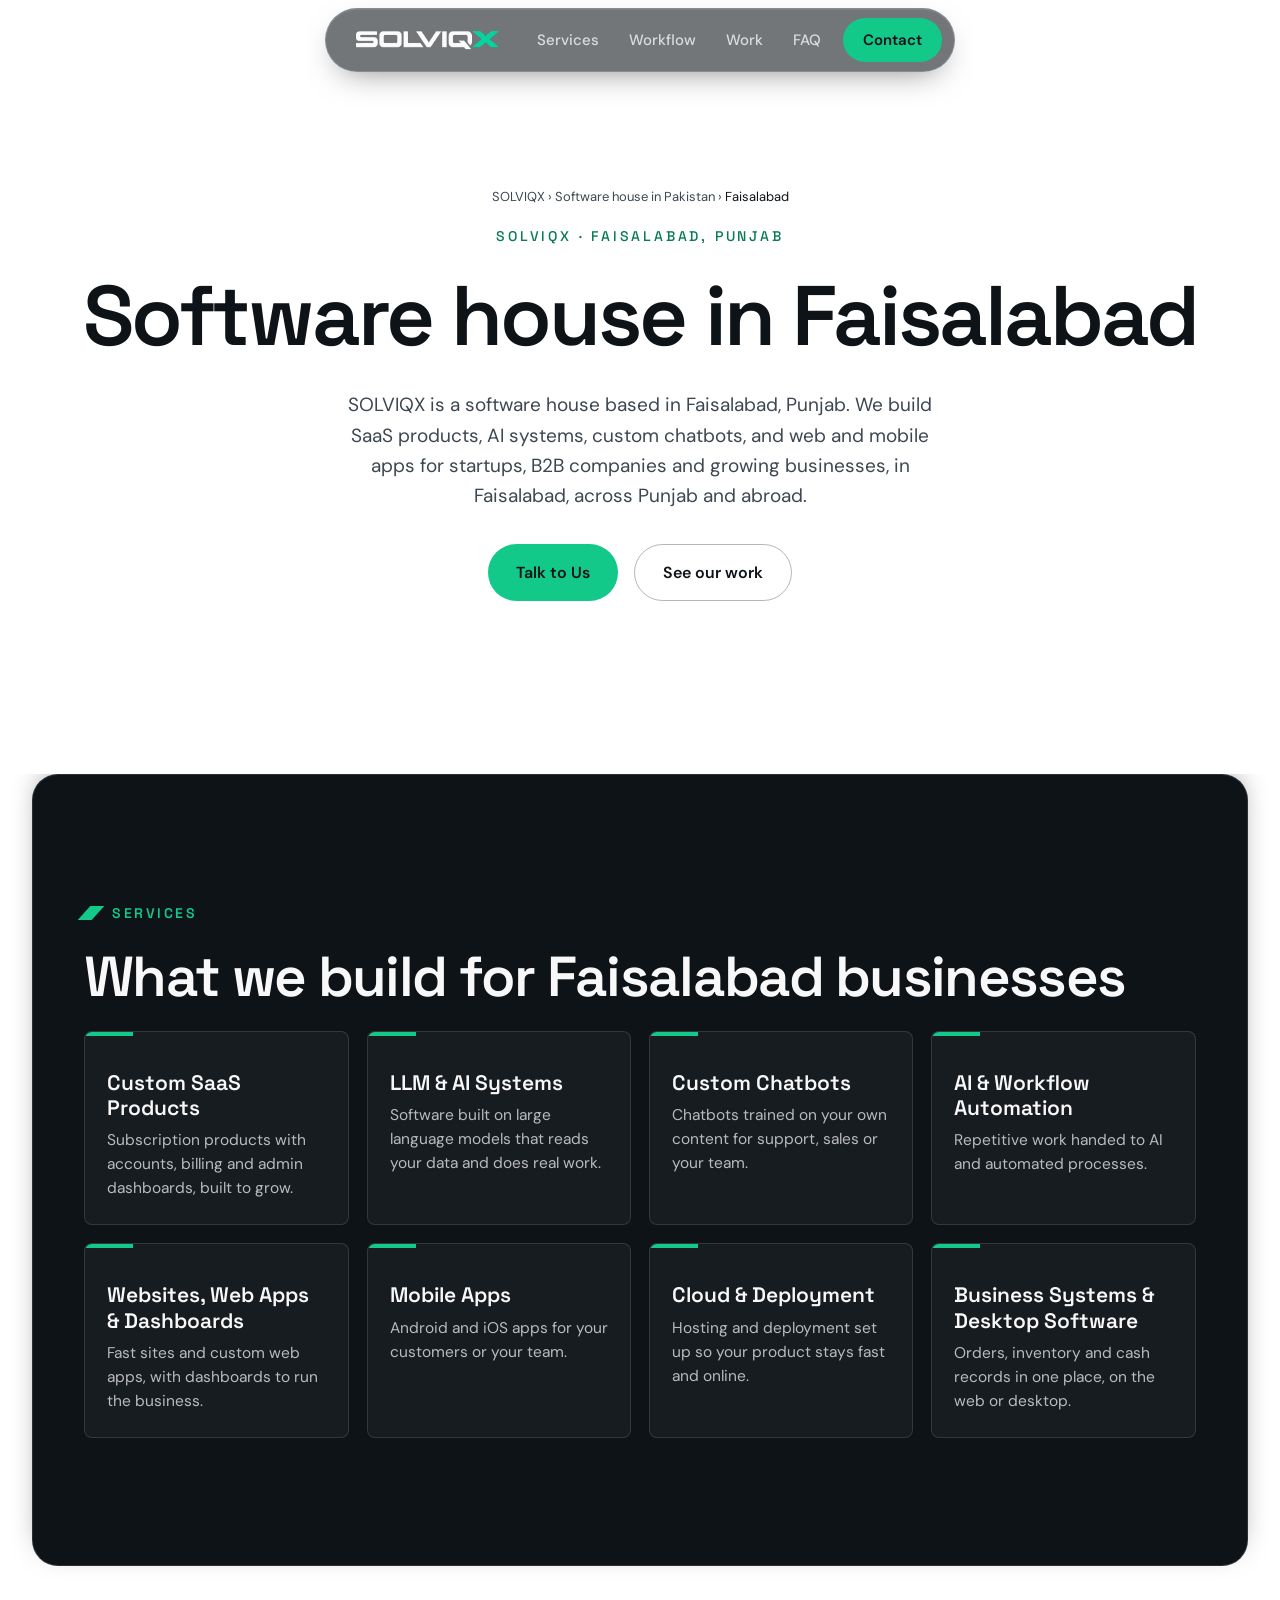
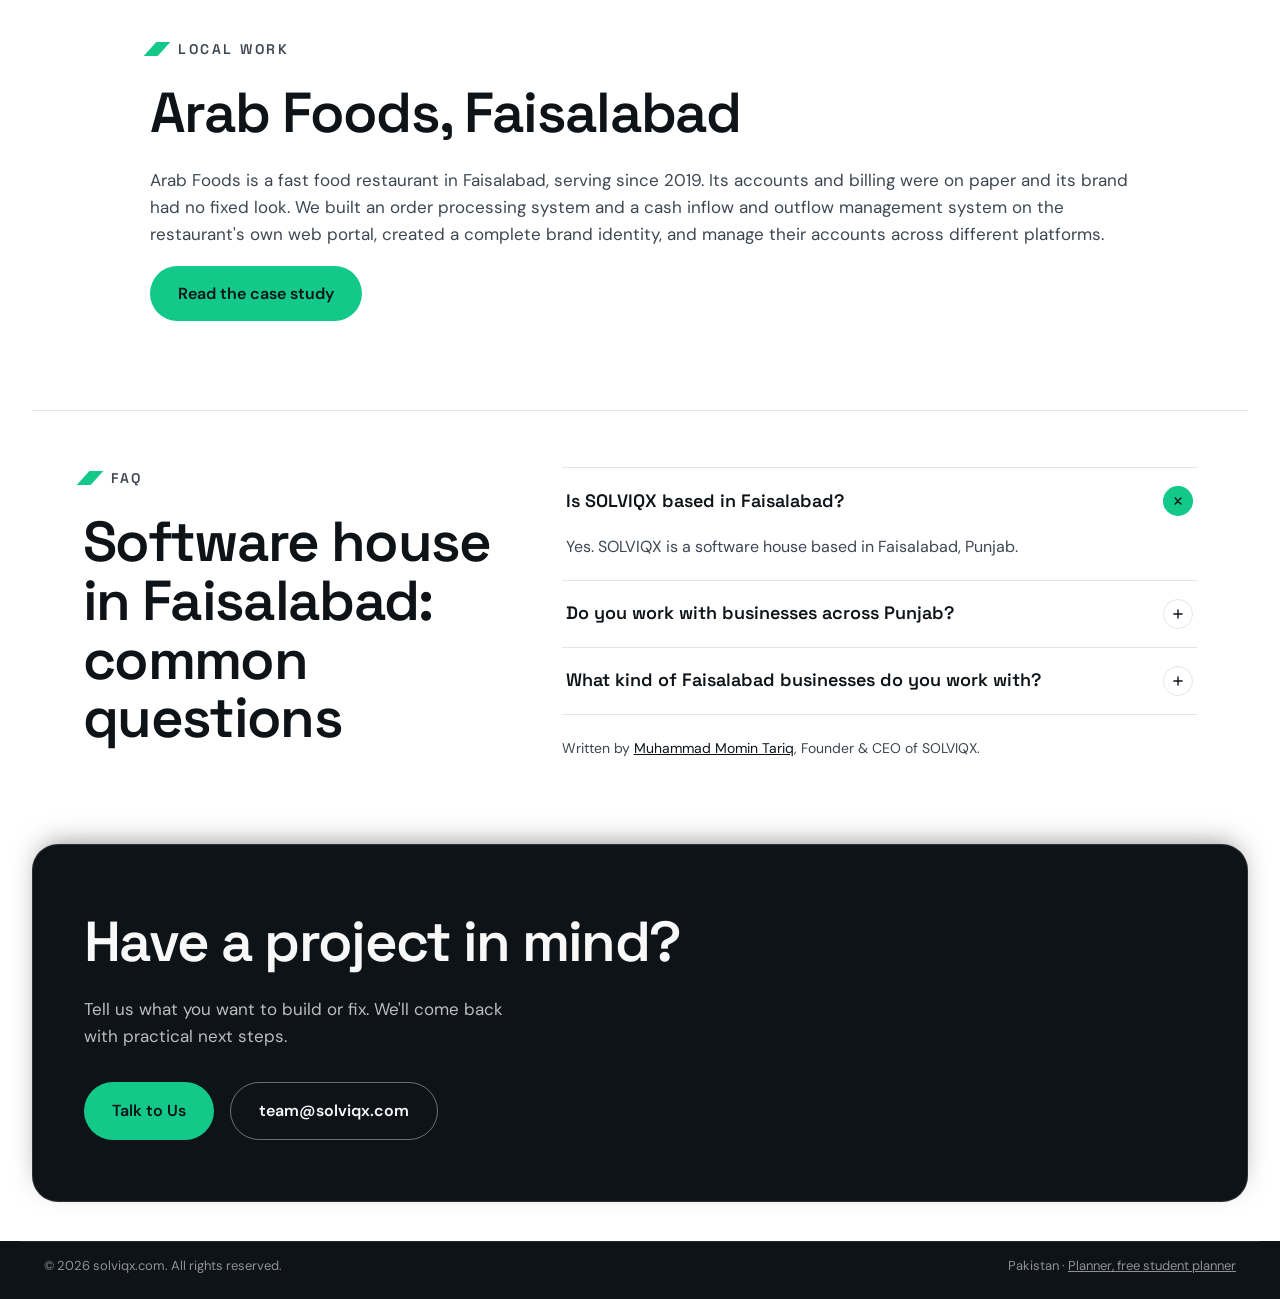
<file: software-house-faisalabad/index.html>
<!doctype html>
<html lang="en">
<head>
<meta charset="utf-8">
<meta name="viewport" content="width=device-width, initial-scale=1">
<title>Software House in Faisalabad, Punjab — SOLVIQX</title>
<meta name="description" content="SOLVIQX is a software house in Faisalabad, Punjab, building websites, apps, SaaS, AI automation and business systems for local businesses.">
<link rel="canonical" href="https://solviqx.com/software-house-faisalabad/">
<meta name="theme-color" content="#0E1318">
<meta property="og:site_name" content="SOLVIQX">
<meta property="og:title" content="Software House in Faisalabad, Punjab — SOLVIQX">
<meta property="og:description" content="Websites, web apps, SaaS, mobile apps, AI automation and business systems from a software house in Faisalabad, Punjab.">
<meta property="og:type" content="website">
<meta property="og:url" content="https://solviqx.com/software-house-faisalabad/">
<meta property="og:image" content="https://solviqx.com/assets/og-image.png">
<meta name="twitter:card" content="summary_large_image">
<link rel="icon" href="/favicon.ico" sizes="48x48">
<link rel="icon" type="image/png" sizes="96x96" href="/assets/icon-96.png">
<link rel="apple-touch-icon" href="/apple-touch-icon.png">
<link rel="preconnect" href="https://fonts.googleapis.com">
<link rel="preconnect" href="https://fonts.gstatic.com" crossorigin>
<link href="https://fonts.googleapis.com/css2?family=Space+Grotesk:wght@400;500;600;700&family=DM+Sans:opsz,wght@9..40,400;9..40,500;9..40,600&display=swap" rel="stylesheet" media="print" onload="this.media='all'">
<noscript><link href="https://fonts.googleapis.com/css2?family=Space+Grotesk:wght@400;500;600;700&family=DM+Sans:opsz,wght@9..40,400;9..40,500;9..40,600&display=swap" rel="stylesheet"></noscript>
<link rel="stylesheet" href="/styles.css?v=202611101">
<script type="application/ld+json">
{"@context": "https://schema.org", "@type": "BreadcrumbList", "itemListElement": [
  {"@type": "ListItem", "position": 1, "name": "SOLVIQX", "item": "https://solviqx.com/"},
  {"@type": "ListItem", "position": 2, "name": "Software house in Pakistan", "item": "https://solviqx.com/software-house-pakistan/"},
  {"@type": "ListItem", "position": 3, "name": "Software house in Faisalabad", "item": "https://solviqx.com/software-house-faisalabad/"}]}
</script>
<script type="application/ld+json">
{"@context": "https://schema.org", "@type": "FAQPage", "mainEntity": [{"@type": "Question", "name": "Is SOLVIQX based in Faisalabad?", "acceptedAnswer": {"@type": "Answer", "text": "Yes. SOLVIQX is a software house based in Faisalabad, Punjab."}}, {"@type": "Question", "name": "Do you work with businesses across Punjab?", "acceptedAnswer": {"@type": "Answer", "text": "Yes. Alongside Faisalabad, we work with businesses across Punjab and the rest of Pakistan, mostly remotely. See our software house in Pakistan page."}}, {"@type": "Question", "name": "What kind of Faisalabad businesses do you work with?", "acceptedAnswer": {"@type": "Answer", "text": "Startups, B2B companies and growing businesses across different industries. If you are building a product, or need a system your business can depend on, we can help."}}]}
</script>
<script type="application/ld+json">
{"@context": "https://schema.org", "@type": "Person", "name": "Muhammad Momin Tariq", "jobTitle": "Founder & CEO", "worksFor": {"@type": "Organization", "name": "SOLVIQX", "url": "https://solviqx.com/"}, "url": "https://momin.solviqx.com/", "sameAs": ["https://www.linkedin.com/in/muhammad-momin-tariq-4b1b95369"]}
</script>
</head>
<body>

<header class="site-nav">
  <nav class="nav" aria-label="Main">
    <a href="/" class="wordmark-link" aria-label="SOLVIQX home"><img src="/assets/wordmark.webp" alt="SOLVIQX" width="484" height="72"></a>
    <div class="nav-links">
      <a href="/#software">Services</a>
      <a href="/#process">Workflow</a>
      <a href="/#work">Work</a>
      <a href="/#faq">FAQ</a>
      <a href="/#contact" class="nav-contact">Contact</a>
    </div>
  </nav>
</header>

<main>

<section id="top" class="page hero dark">
  <div class="wrap hero-center">
    <nav class="crumbs" aria-label="Breadcrumb"><a href="/">SOLVIQX</a> › <a href="/software-house-pakistan/">Software house in Pakistan</a> › <span aria-current="page">Faisalabad</span></nav>
    <p class="kicker">SOLVIQX · Faisalabad, Punjab</p>
    <h1>Software house in Faisalabad</h1>
    <p class="hero-sub">SOLVIQX is a software house based in Faisalabad, Punjab. We build SaaS products, AI systems, custom chatbots, and web and mobile apps for startups, B2B companies and growing businesses, in Faisalabad, across Punjab and abroad.</p>
    <div class="hero-ctas">
      <a href="/#contact" class="btn btn-primary">Talk to Us</a>
      <a href="/#work" class="btn btn-ghost">See our work</a>
    </div>
  </div>
</section>

<section class="page sheet dark">
  <div class="wrap stack">
    <div class="eyebrow">Services</div>
    <h2 class="h2">What we build for Faisalabad businesses</h2>
    <div class="tiles">
      <article class="tile"><h3>Custom SaaS Products</h3><p>Subscription products with accounts, billing and admin dashboards, built to grow.</p></article>
      <article class="tile"><h3>LLM &amp; AI Systems</h3><p>Software built on large language models that reads your data and does real work.</p></article>
      <article class="tile"><h3>Custom Chatbots</h3><p>Chatbots trained on your own content for support, sales or your team.</p></article>
      <article class="tile"><h3>AI &amp; Workflow Automation</h3><p>Repetitive work handed to AI and automated processes.</p></article>
      <article class="tile"><h3>Websites, Web Apps &amp; Dashboards</h3><p>Fast sites and custom web apps, with dashboards to run the business.</p></article>
      <article class="tile"><h3>Mobile Apps</h3><p>Android and iOS apps for your customers or your team.</p></article>
      <article class="tile"><h3>Cloud &amp; Deployment</h3><p>Hosting and deployment set up so your product stays fast and online.</p></article>
      <article class="tile"><h3>Business Systems &amp; Desktop Software</h3><p>Orders, inventory and cash records in one place, on the web or desktop.</p></article>
    </div>
  </div>
</section>

<section class="page sheet light plain">
  <div class="wrap work">
    <div class="eyebrow">Local work</div>
    <h2 class="h2">Arab Foods, Faisalabad</h2>
    <p class="lead">Arab Foods is a fast food restaurant in Faisalabad, serving since 2019. Its accounts and billing were on paper and its brand had no fixed look. We built an order processing system and a cash inflow and outflow management system on the restaurant's own web portal, created a complete brand identity, and manage their accounts across different platforms.</p>
    <p><a class="btn btn-primary" href="/#work">Read the case study</a></p>
  </div>
</section>

<section class="page sheet light plain">
  <div class="wrap split faq-wrap">
    <div class="split-text" style="flex:1 1 340px">
      <div class="eyebrow">FAQ</div>
      <h2 class="h2">Software house in Faisalabad: common questions</h2>
    </div>
    <div class="faq">
      <details name="faq" open>
        <summary>Is SOLVIQX based in Faisalabad?</summary>
        <p>Yes. SOLVIQX is a software house based in Faisalabad, Punjab.</p>
      </details>
      <details name="faq">
        <summary>Do you work with businesses across Punjab?</summary>
        <p>Yes. Alongside Faisalabad, we work with businesses across Punjab and the rest of Pakistan, mostly remotely. See our <a href="/software-house-pakistan/">software house in Pakistan</a> page.</p>
      </details>
      <details name="faq">
        <summary>What kind of Faisalabad businesses do you work with?</summary>
        <p>Startups, B2B companies and growing businesses across different industries. If you are building a product, or need a system your business can depend on, we can help.</p>
      </details>
      <p class="author-bio">Written by <a href="https://momin.solviqx.com/">Muhammad Momin Tariq</a>, Founder &amp; CEO of SOLVIQX.</p>
    </div>
  </div>
</section>

<section class="page sheet dark">
  <div class="wrap stack" style="min-height:0">
    <h2 class="h2">Have a project in mind?</h2>
    <p class="lead">Tell us what you want to build or fix. We'll come back with practical next steps.</p>
    <p class="hero-ctas"><a href="/#contact" class="btn btn-primary">Talk to Us</a> <a href="mailto:team@solviqx.com" class="btn btn-ghost">team@solviqx.com</a></p>
  </div>
</section>

</main>

<footer class="footer">
  <div class="wrap footer-bottom"><span>© 2026 solviqx.com. All rights reserved.</span><span>Pakistan · <a href="https://planner.solviqx.com/" rel="noopener">Planner, free student planner</a></span></div>
</footer>
</body>
</html>
</file>
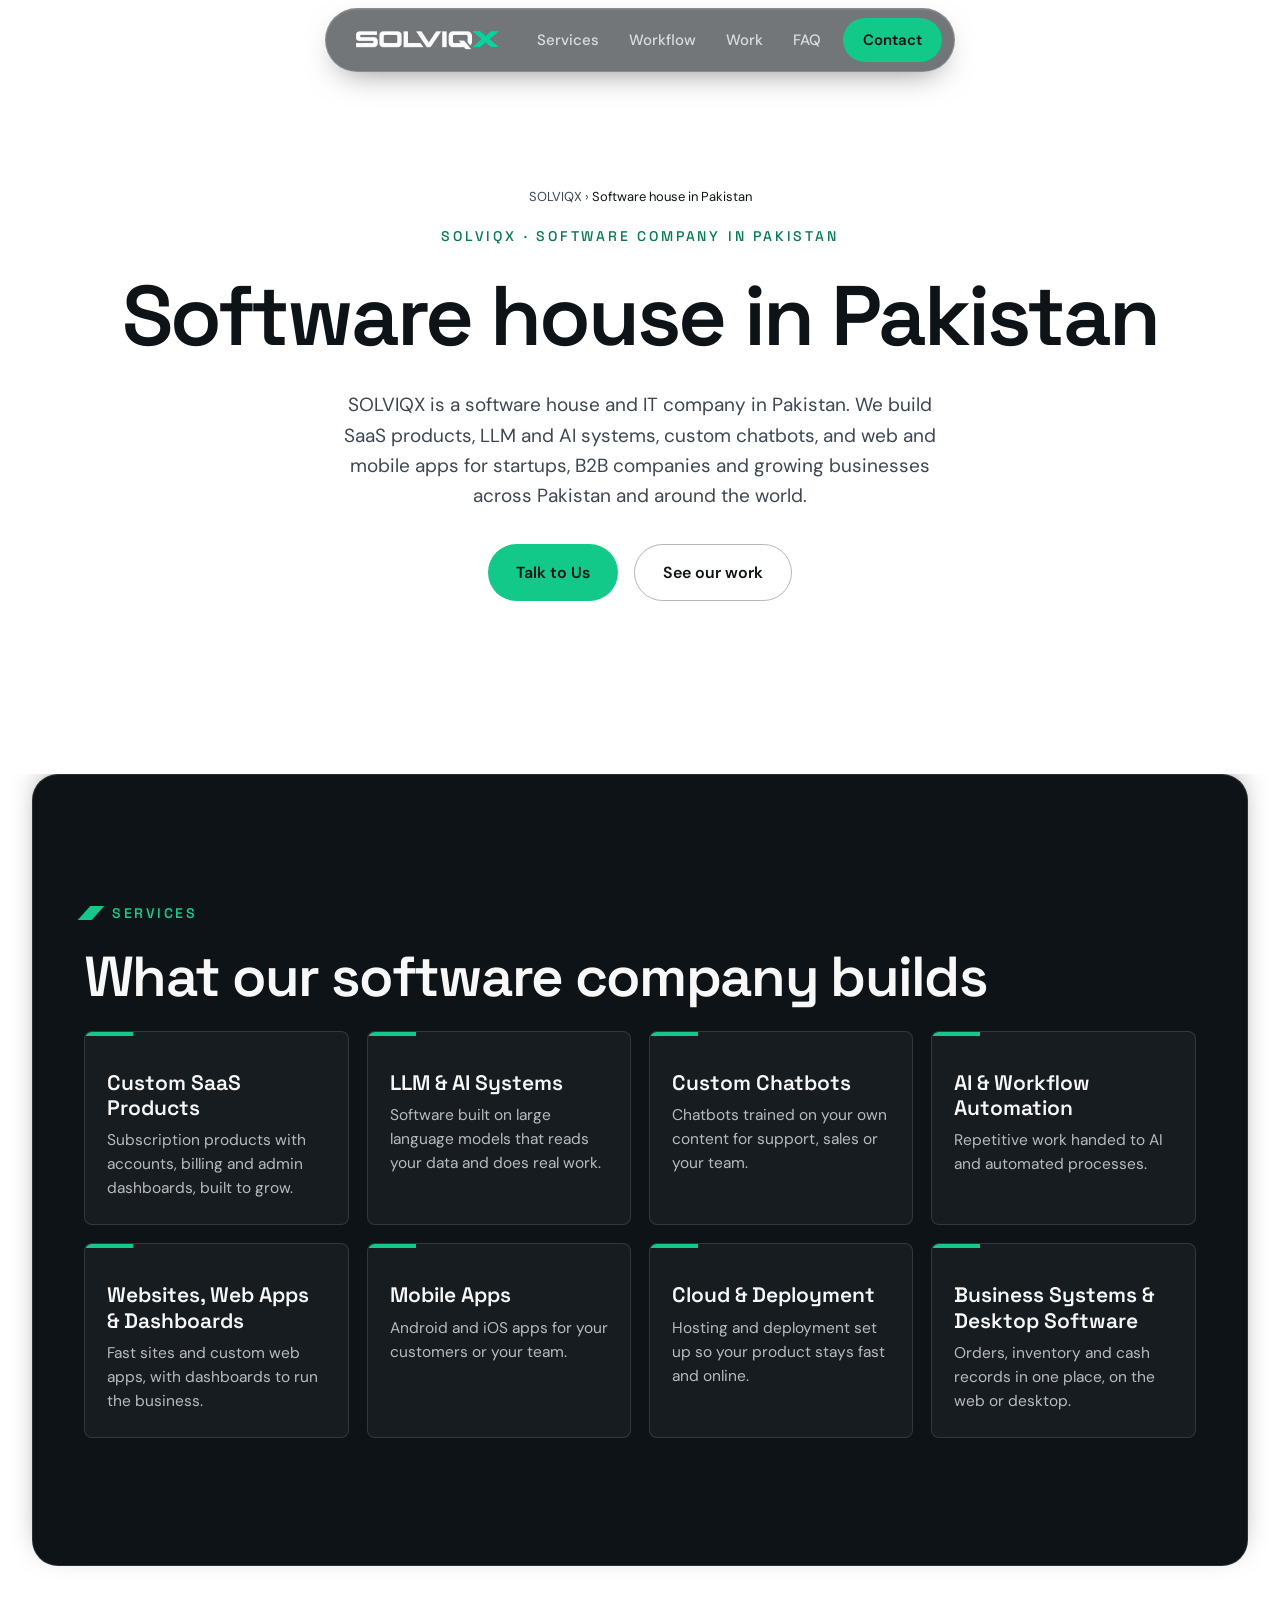
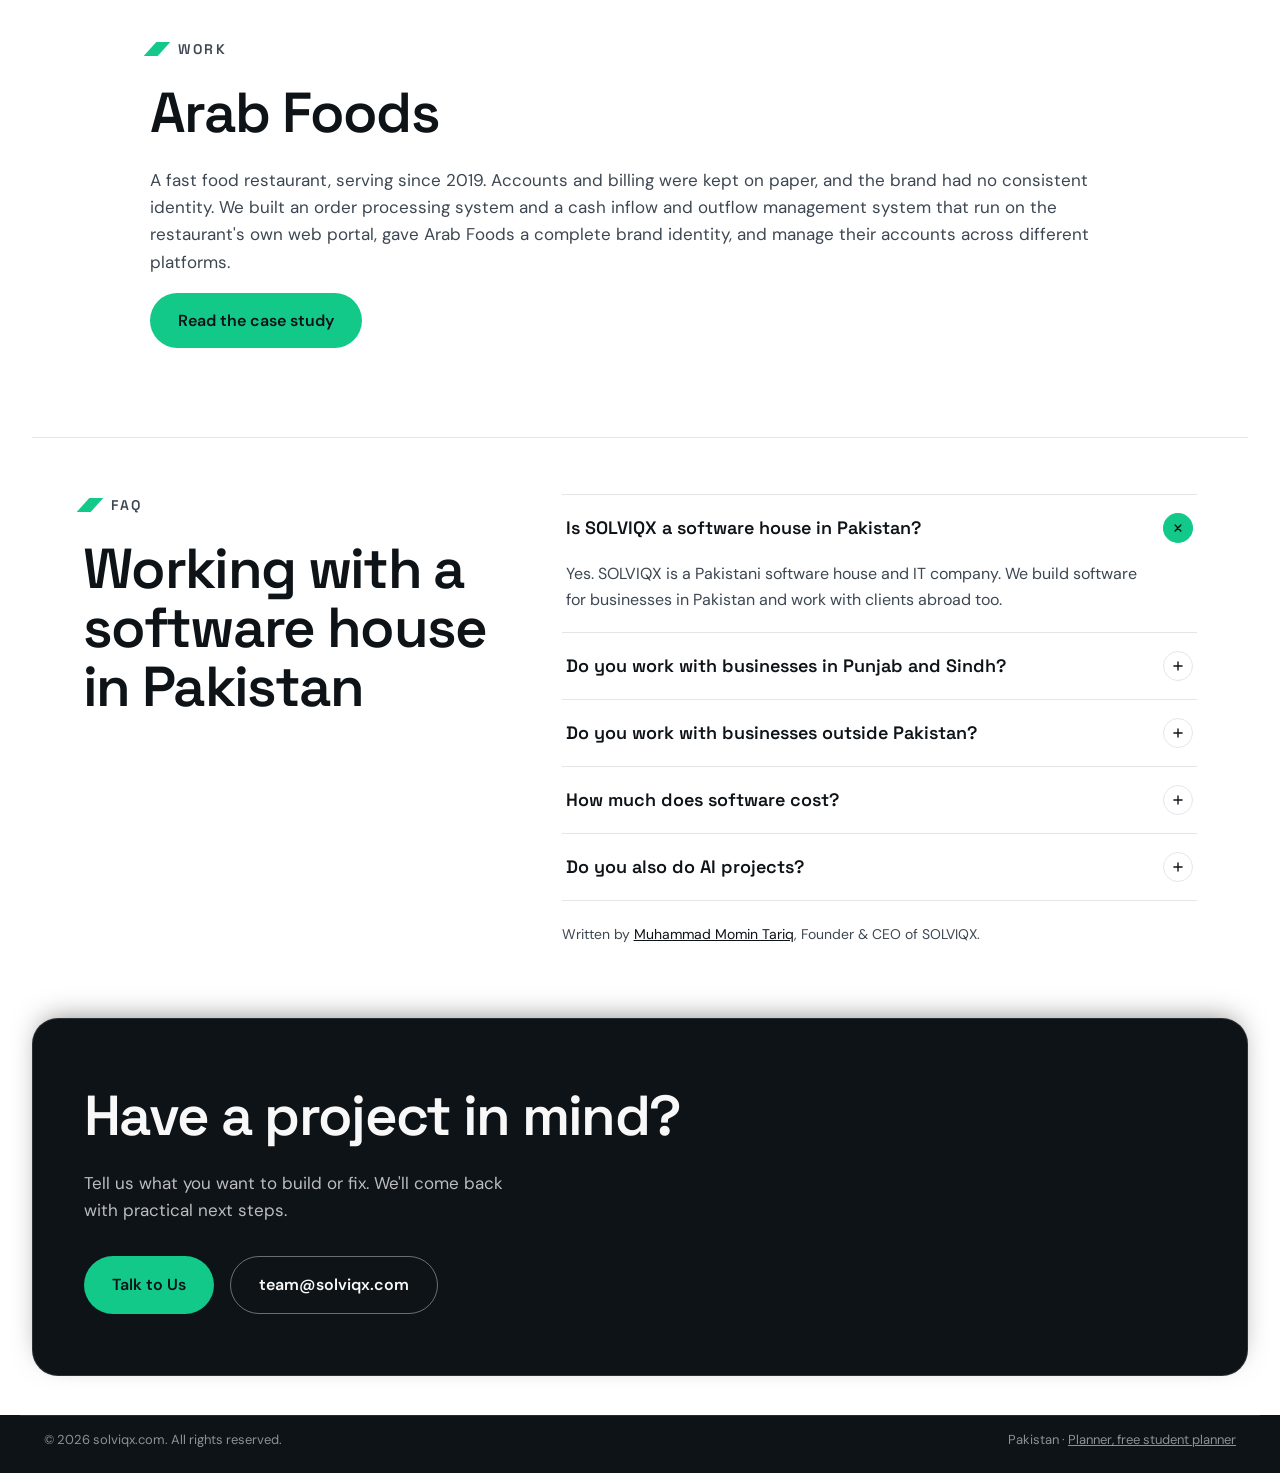
<file: software-house-pakistan/index.html>
<!doctype html>
<html lang="en">
<head>
<meta charset="utf-8">
<meta name="viewport" content="width=device-width, initial-scale=1">
<title>Software House in Pakistan — SOLVIQX Software Company</title>
<meta name="description" content="SOLVIQX is a software house and software company in Pakistan building websites, apps, SaaS, AI automation and business systems.">
<link rel="canonical" href="https://solviqx.com/software-house-pakistan/">
<meta name="theme-color" content="#0E1318">
<meta property="og:site_name" content="SOLVIQX">
<meta property="og:title" content="Software House in Pakistan — SOLVIQX">
<meta property="og:description" content="Websites, web apps, SaaS, mobile apps, AI automation and business systems from a software company in Pakistan.">
<meta property="og:type" content="website">
<meta property="og:url" content="https://solviqx.com/software-house-pakistan/">
<meta property="og:image" content="https://solviqx.com/assets/og-image.png">
<meta name="twitter:card" content="summary_large_image">
<link rel="icon" href="/favicon.ico" sizes="48x48">
<link rel="icon" type="image/png" sizes="96x96" href="/assets/icon-96.png">
<link rel="apple-touch-icon" href="/apple-touch-icon.png">
<link rel="preconnect" href="https://fonts.googleapis.com">
<link rel="preconnect" href="https://fonts.gstatic.com" crossorigin>
<link href="https://fonts.googleapis.com/css2?family=Space+Grotesk:wght@400;500;600;700&family=DM+Sans:opsz,wght@9..40,400;9..40,500;9..40,600&display=swap" rel="stylesheet" media="print" onload="this.media='all'">
<noscript><link href="https://fonts.googleapis.com/css2?family=Space+Grotesk:wght@400;500;600;700&family=DM+Sans:opsz,wght@9..40,400;9..40,500;9..40,600&display=swap" rel="stylesheet"></noscript>
<link rel="stylesheet" href="/styles.css?v=202611101">
<script type="application/ld+json">
{"@context": "https://schema.org", "@type": "BreadcrumbList", "itemListElement": [
  {"@type": "ListItem", "position": 1, "name": "SOLVIQX", "item": "https://solviqx.com/"},
  {"@type": "ListItem", "position": 2, "name": "Software house in Pakistan", "item": "https://solviqx.com/software-house-pakistan/"}]}
</script>
<script type="application/ld+json">
{"@context": "https://schema.org", "@type": "FAQPage", "mainEntity": [{"@type": "Question", "name": "Is SOLVIQX a software house in Pakistan?", "acceptedAnswer": {"@type": "Answer", "text": "Yes. SOLVIQX is a Pakistani software house and IT company. We build software for businesses in Pakistan and work with clients abroad too."}}, {"@type": "Question", "name": "Do you work with businesses in Punjab and Sindh?", "acceptedAnswer": {"@type": "Answer", "text": "Yes. We're based in Faisalabad, Punjab, and work with businesses across Punjab, Sindh, Khyber Pakhtunkhwa, Balochistan and Islamabad, mostly remotely."}}, {"@type": "Question", "name": "Do you work with businesses outside Pakistan?", "acceptedAnswer": {"@type": "Answer", "text": "Yes. We work remotely with clients around the world."}}, {"@type": "Question", "name": "How much does software cost?", "acceptedAnswer": {"@type": "Answer", "text": "It depends on what it needs to do. After a short conversation about your requirements, we send a clear quote that separates must-have features from optional extras."}}, {"@type": "Question", "name": "Do you also do AI projects?", "acceptedAnswer": {"@type": "Answer", "text": "Yes. We build LLM and AI systems, custom chatbots trained on your own content, and AI features inside your software."}}]}
</script>
<script type="application/ld+json">
{"@context": "https://schema.org", "@type": "Person", "name": "Muhammad Momin Tariq", "jobTitle": "Founder & CEO", "worksFor": {"@type": "Organization", "name": "SOLVIQX", "url": "https://solviqx.com/"}, "url": "https://momin.solviqx.com/", "sameAs": ["https://www.linkedin.com/in/muhammad-momin-tariq-4b1b95369"]}
</script>
</head>
<body>

<header class="site-nav">
  <nav class="nav" aria-label="Main">
    <a href="/" class="wordmark-link" aria-label="SOLVIQX home"><img src="/assets/wordmark.webp" alt="SOLVIQX" width="484" height="72"></a>
    <div class="nav-links">
      <a href="/#software">Services</a>
      <a href="/#process">Workflow</a>
      <a href="/#work">Work</a>
      <a href="/#faq">FAQ</a>
      <a href="/#contact" class="nav-contact">Contact</a>
    </div>
  </nav>
</header>

<main>

<section id="top" class="page hero dark">
  <div class="wrap hero-center">
    <nav class="crumbs" aria-label="Breadcrumb"><a href="/">SOLVIQX</a> › <span aria-current="page">Software house in Pakistan</span></nav>
    <p class="kicker">SOLVIQX · Software company in Pakistan</p>
    <h1>Software house in Pakistan</h1>
    <p class="hero-sub">SOLVIQX is a software house and IT company in Pakistan. We build SaaS products, LLM and AI systems, custom chatbots, and web and mobile apps for startups, B2B companies and growing businesses across Pakistan and around the world.</p>
    <div class="hero-ctas">
      <a href="/#contact" class="btn btn-primary">Talk to Us</a>
      <a href="/#work" class="btn btn-ghost">See our work</a>
    </div>
  </div>
</section>

<section class="page sheet dark">
  <div class="wrap stack">
    <div class="eyebrow">Services</div>
    <h2 class="h2">What our software company builds</h2>
    <div class="tiles">
      <article class="tile"><h3>Custom SaaS Products</h3><p>Subscription products with accounts, billing and admin dashboards, built to grow.</p></article>
      <article class="tile"><h3>LLM &amp; AI Systems</h3><p>Software built on large language models that reads your data and does real work.</p></article>
      <article class="tile"><h3>Custom Chatbots</h3><p>Chatbots trained on your own content for support, sales or your team.</p></article>
      <article class="tile"><h3>AI &amp; Workflow Automation</h3><p>Repetitive work handed to AI and automated processes.</p></article>
      <article class="tile"><h3>Websites, Web Apps &amp; Dashboards</h3><p>Fast sites and custom web apps, with dashboards to run the business.</p></article>
      <article class="tile"><h3>Mobile Apps</h3><p>Android and iOS apps for your customers or your team.</p></article>
      <article class="tile"><h3>Cloud &amp; Deployment</h3><p>Hosting and deployment set up so your product stays fast and online.</p></article>
      <article class="tile"><h3>Business Systems &amp; Desktop Software</h3><p>Orders, inventory and cash records in one place, on the web or desktop.</p></article>
    </div>
  </div>
</section>

<section class="page sheet light plain">
  <div class="wrap work">
    <div class="eyebrow">Work</div>
    <h2 class="h2">Arab Foods</h2>
    <p class="lead">A fast food restaurant, serving since 2019. Accounts and billing were kept on paper, and the brand had no consistent identity. We built an order processing system and a cash inflow and outflow management system that run on the restaurant's own web portal, gave Arab Foods a complete brand identity, and manage their accounts across different platforms.</p>
    <p><a class="btn btn-primary" href="/#work">Read the case study</a></p>
  </div>
</section>

<section class="page sheet light plain">
  <div class="wrap split faq-wrap">
    <div class="split-text" style="flex:1 1 340px">
      <div class="eyebrow">FAQ</div>
      <h2 class="h2">Working with a software house in Pakistan</h2>
    </div>
    <div class="faq">
      <details name="faq" open>
        <summary>Is SOLVIQX a software house in Pakistan?</summary>
        <p>Yes. SOLVIQX is a Pakistani software house and IT company. We build software for businesses in Pakistan and work with clients abroad too.</p>
      </details>
      <details name="faq">
        <summary>Do you work with businesses in Punjab and Sindh?</summary>
        <p>Yes. We're based in <a href="/software-house-faisalabad/">Faisalabad, Punjab</a>, and work with businesses across Punjab, Sindh, Khyber Pakhtunkhwa, Balochistan and Islamabad, mostly remotely.</p>
      </details>
      <details name="faq">
        <summary>Do you work with businesses outside Pakistan?</summary>
        <p>Yes. We work remotely with clients around the world.</p>
      </details>
      <details name="faq">
        <summary>How much does software cost?</summary>
        <p>It depends on what it needs to do. After a short conversation about your requirements, we send a clear quote that separates must-have features from optional extras.</p>
      </details>
      <details name="faq">
        <summary>Do you also do AI projects?</summary>
        <p>Yes. We build LLM and AI systems, custom chatbots trained on your own content, and AI features inside your software.</p>
      </details>
      <p class="author-bio">Written by <a href="https://momin.solviqx.com/">Muhammad Momin Tariq</a>, Founder &amp; CEO of SOLVIQX.</p>
    </div>
  </div>
</section>

<section class="page sheet dark">
  <div class="wrap stack" style="min-height:0">
    <h2 class="h2">Have a project in mind?</h2>
    <p class="lead">Tell us what you want to build or fix. We'll come back with practical next steps.</p>
    <p class="hero-ctas"><a href="/#contact" class="btn btn-primary">Talk to Us</a> <a href="mailto:team@solviqx.com" class="btn btn-ghost">team@solviqx.com</a></p>
  </div>
</section>

</main>

<footer class="footer">
  <div class="wrap footer-bottom"><span>© 2026 solviqx.com. All rights reserved.</span><span>Pakistan · <a href="https://planner.solviqx.com/" rel="noopener">Planner, free student planner</a></span></div>
</footer>
</body>
</html>
</file>
<file: styles.css>
/* SOLVIQX — site styles
   Brand colours (official): Charcoal #0E1318 · Emerald #13C98A · Off-White #F8F8F8 */

:root {
  --charcoal: #0E1318;
  --emerald: #13C98A;
  --offwhite: #F8F8F8;
  --white: #FFFFFF;
  --ink-soft: #3D4752;      /* body text on light backgrounds (passes AA) */
  --line-light: #E3E6E8;
  --font-display: 'Space Grotesk', system-ui, sans-serif;
  --font-body: 'DM Sans', system-ui, sans-serif;
  --max: 1240px;
}

*, *::before, *::after { box-sizing: border-box; }
html { scroll-behavior: smooth; }
body {
  margin: 0;
  background: var(--charcoal);
  color: var(--charcoal);
  font-family: var(--font-body);
  font-size: 17px;
  line-height: 1.6;
  -webkit-font-smoothing: antialiased;
  overflow-x: clip;
}
img { max-width: 100%; display: block; }
a { color: inherit; }
h1, h2, h3 { font-family: var(--font-display); font-weight: 600; margin: 0; }
.wrap { width: 100%; max-width: var(--max); margin: 0 auto; padding-inline: 24px; }

/* ---------- Buttons ---------- */
.btn {
  display: inline-flex; align-items: center; gap: 10px;
  min-height: 52px; padding: 15px 28px; border-radius: 4px;
  font-weight: 600; font-size: 16px; text-decoration: none;
  transition: transform .2s ease, border-color .2s ease, color .2s ease;
}
.btn:hover { transform: translateY(-2px); }
.btn-primary { background: var(--emerald); color: var(--charcoal); border: 0; font-family: inherit; cursor: pointer; }
.btn-ghost { border: 1.5px solid rgba(248,248,248,.4); color: var(--offwhite); }
.btn-ghost:hover { border-color: var(--emerald); color: var(--emerald); }

.eyebrow {
  display: flex; align-items: center; gap: 14px;
  font-family: var(--font-display); font-size: 14px; font-weight: 600;
  letter-spacing: .18em; text-transform: uppercase; color: var(--ink-soft);
}
.eyebrow::before {
  content: ""; width: 14px; height: 14px; background: var(--emerald); transform: skewX(-42deg);
}
.dark .eyebrow { color: var(--emerald); }
.h2 { font-size: clamp(38px, 4.4vw, 64px); line-height: 1.04; letter-spacing: -.03em; margin: 24px 0; }
.lead { margin: 0; max-width: 440px; color: var(--ink-soft); }
.dark .lead { color: rgba(248,248,248,.74); }
.accent { color: var(--emerald); }

/* ---------- Intro ---------- */
@keyframes wipe { from { clip-path: inset(0 100% 0 0); } to { clip-path: inset(0 0 0 0); } }
@keyframes up { from { transform: translateY(110%); } to { transform: none; } }
@keyframes bar { from { transform: scaleX(0); } to { transform: scaleX(1); } }
@keyframes fadeOut { to { opacity: 0; transform: scale(.94); } }
@keyframes seam { 0% { transform: scaleX(0); opacity: 1; } 70% { transform: scaleX(1); opacity: 1; } 100% { transform: scaleX(1); opacity: 0; } }
@keyframes splitA { to { transform: translateY(-160vmax); } }
@keyframes splitB { to { transform: translateY(160vmax); } }
@keyframes gone { to { visibility: hidden; } }
@keyframes fade { from { opacity: 0; } to { opacity: 1; } }

.intro { position: fixed; inset: 0; z-index: 100; pointer-events: none; animation: gone 0s linear 3.4s forwards; }
.intro .cut { position: absolute; left: 50%; top: 50%; width: 0; height: 0; transform: rotate(-42deg); }
.intro .pa, .intro .pb { position: absolute; left: -160vmax; width: 320vmax; height: 160vmax; background: var(--charcoal); }
.intro .pa { bottom: 0; animation: splitA 1s cubic-bezier(.76,0,.24,1) 2.35s forwards; }
.intro .pb { top: 0; animation: splitB 1s cubic-bezier(.76,0,.24,1) 2.35s forwards; }
.intro .seam { position: absolute; left: -160vmax; top: -1px; width: 320vmax; height: 2px; background: var(--emerald); transform: scaleX(0); animation: seam .5s ease-out 1.95s forwards; }
.intro .brand { position: absolute; inset: 0; display: flex; flex-direction: column; align-items: center; justify-content: center; gap: 28px; animation: fadeOut .45s ease-in 1.85s forwards; }
.intro .mono { animation: wipe .9s cubic-bezier(.7,0,.2,1) .2s both; }
.intro .wm-mask { overflow: hidden; }
.intro .wm { animation: up .8s cubic-bezier(.2,.7,.2,1) .7s both; }

/* Compact horizontal logo: symbol + wordmark side by side (original artwork, rearranged) */
.lockup { display: inline-flex; align-items: center; gap: 12px; text-decoration: none; }
.lockup > img:first-child { height: 30px; width: auto; }
.lockup > img:last-child { height: 17px; width: auto; }
.lockup-sm > img:first-child { height: 24px; } .lockup-sm > img:last-child { height: 14px; }
.lockup-lg { gap: 22px; }
.lockup-lg > .mono { height: clamp(44px, 8vw, 64px); width: auto; }
.lockup-lg .wm-mask img { height: clamp(24px, 4.4vw, 36px); width: auto; }

.sr-only { position: absolute; width: 1px; height: 1px; margin: -1px; overflow: hidden; clip: rect(0 0 0 0); white-space: nowrap; }
.intro .track { width: 200px; height: 2px; background: rgba(248,248,248,.12); margin-top: 12px; animation: fade .3s ease .9s both; }
.intro .fill { height: 100%; background: var(--emerald); transform-origin: left; animation: bar 1s cubic-bezier(.6,0,.3,1) .95s both; }
.intro .tag { font-family: var(--font-display); font-size: 13px; letter-spacing: .24em; text-transform: uppercase; color: rgba(248,248,248,.6); animation: fade .5s ease 1.1s both; }

/* ---------- Hero entrance ---------- */
@keyframes rise { from { opacity: 0; transform: translateY(32px); } to { opacity: 1; transform: none; } }
@keyframes slab { from { opacity: 0; transform: translateX(140px) skewX(-42deg); } to { opacity: 1; transform: skewX(-42deg); } }
@keyframes float { 0%, 100% { transform: translateY(0); } 50% { transform: translateY(-12px); } }
@keyframes cue { 0% { transform: scaleY(0); transform-origin: top; } 45% { transform: scaleY(1); transform-origin: top; } 55% { transform: scaleY(1); transform-origin: bottom; } 100% { transform: scaleY(0); transform-origin: bottom; } }

.a-line { animation: up 1s cubic-bezier(.2,.7,.2,1) var(--d, 0s) both; }
.a-in { animation: rise .9s cubic-bezier(.2,.7,.2,1) var(--d, 0s) both; }
.a-slab { animation: slab 1.3s cubic-bezier(.2,.7,.2,1) var(--d, 0s) both; }
.has-intro .a-line, .has-intro .a-in, .has-intro .a-slab { animation-delay: calc(var(--d, 0s) + 2.6s); }
.float { animation: float 6s ease-in-out infinite; }

/* ---------- Stacked pages ---------- */
.page { position: relative; min-height: min(100vh, 1000px); display: flex; align-items: center; overflow: clip; }
html { overflow-x: clip; }
.sheet { --r: 28px; border-radius: var(--r) var(--r) 0 0; box-shadow: 0 -18px 40px -22px rgba(0,0,0,.2); }
.light { background: var(--offwhite); }
.white { background: var(--white); }
.dark { background: var(--charcoal); color: var(--offwhite); }


.deco-slab { position: absolute; top: -10%; height: 120%; background: rgba(19,201,138,.06); transform: skewX(-42deg); pointer-events: none; }

/* Reveals: scroll-driven where supported, otherwise IntersectionObserver (script.js) */
@keyframes reveal { from { opacity: 0; transform: translateY(60px); } to { opacity: 1; transform: none; } }
@keyframes draw { from { transform: scaleX(0); } to { transform: scaleX(1); } }
.js .rv, .js .rv2, .js .rv3 { opacity: 0; transform: translateY(30px); transition: opacity .5s ease, transform .6s cubic-bezier(.2,.7,.2,1); }
.js .rv2 { transition-delay: .06s; } .js .rv3 { transition-delay: .12s; }
.js .draw { transform: scaleX(0); transform-origin: left; transition: transform 1.4s cubic-bezier(.2,.7,.2,1) .35s; }
.js .rv.is-in, .js .rv2.is-in, .js .rv3.is-in, .js .draw.is-in { opacity: 1; transform: none; }

/* ---------- Hero ---------- */
.hero { z-index: 1; flex-direction: column; align-items: stretch; }
.nav { position: relative; z-index: 2; display: flex; flex-wrap: wrap; align-items: center; justify-content: space-between; gap: 20px; padding-block: 28px; }
.nav-links { display: flex; flex-wrap: wrap; align-items: center; gap: 30px; font-size: 15px; font-weight: 500; }
.nav-links a:not(.btn), .footer nav a { color: rgba(248,248,248,.78); text-decoration: none; transition: color .2s; }
.nav-links a:not(.btn):hover, .footer nav a:hover { color: var(--emerald); }
.nav-links .btn { min-height: 44px; padding: 12px 22px; }
.hero-body { position: relative; flex: 1; display: flex; flex-wrap: wrap; align-items: center; justify-content: space-between; gap: 40px 48px; padding-block: 24px; }
.hero-left { flex: 1 1 640px; min-width: 0; }
.hero-sub { margin-top: 32px !important; }
.caret { display: inline-block; width: .07em; height: .82em; margin-left: .06em; background: var(--emerald); vertical-align: -.04em; animation: blink 1s steps(1) infinite; }
@keyframes blink { 50% { opacity: 0; } }

/* Build-log terminal */
.term { flex: 1 1 360px; max-width: 440px; min-width: 0; border-radius: 10px; background: #0A0E12; border: 1px solid rgba(248,248,248,.1); box-shadow: 0 30px 60px -30px rgba(0,0,0,.7); overflow: hidden; }
.term-bar { display: flex; align-items: center; gap: 7px; padding: 12px 16px; border-bottom: 1px solid rgba(248,248,248,.08); }
.term-bar span { width: 9px; height: 9px; border-radius: 50%; background: rgba(248,248,248,.18); }
.term-bar em { margin-left: auto; font-style: normal; font-family: 'JetBrains Mono', ui-monospace, monospace; font-size: 12px; color: rgba(248,248,248,.45); }
.term-body { font-family: 'JetBrains Mono', ui-monospace, monospace; font-size: 13.5px; line-height: 1.85; padding: 16px 18px 18px; min-height: 214px; color: rgba(248,248,248,.72); }
.term-body b { color: var(--emerald); font-weight: 500; }
.t-line { display: flex; justify-content: space-between; gap: 12px; white-space: nowrap; overflow: hidden; animation: fade .3s ease both; }
.t-line .ok { color: var(--emerald); }
.t-done { color: var(--emerald); animation: fade .3s ease both; }
.kicker { margin: 0 0 26px; font-family: var(--font-display); font-size: 14px; font-weight: 500; letter-spacing: .2em; text-transform: uppercase; color: var(--emerald); }
.hero h1 { font-size: clamp(42px, 5.8vw, 84px); line-height: 1; letter-spacing: -.035em; }
.hero h1 .mask { display: block; overflow: hidden; padding-bottom: .06em; }
.hero h1 .mask > span { display: block; }
.hero-sub { margin: 0; max-width: 540px; font-size: 19px; color: rgba(248,248,248,.76); }
.hero-ctas { margin-top: 32px; display: flex; flex-wrap: wrap; gap: 16px; }

/* Software page: heading row + 3-column tiles */
.stack { padding-block: 64px; }
.stack-head { display: flex; flex-wrap: wrap; justify-content: space-between; align-items: flex-end; gap: 24px 48px; margin-bottom: 40px; }
.stack-head > div { flex: 1 1 560px; min-width: 0; }
.stack-head .h2 { margin-bottom: 0; }
.stack-head .lead { flex: 1 1 320px; }
.tiles.tiles-3 { grid-template-columns: repeat(auto-fit, minmax(min(100%, 320px), 1fr)); }
.tiles-3 .tile { padding: 26px 26px; }
.tiles-3 .tile h3 { margin-top: 10px; }
.u-mark { background: linear-gradient(transparent 68%, rgba(19,201,138,.55) 68%, rgba(19,201,138,.55) 92%, transparent 92%); }

.hero-foot { position: relative; display: flex; justify-content: space-between; align-items: flex-end; padding-bottom: 32px; font-family: var(--font-display); font-size: 13px; letter-spacing: .18em; text-transform: uppercase; color: rgba(248,248,248,.55); }
.scroll-cue { display: flex; flex-direction: column; align-items: center; gap: 12px; }
.scroll-cue i { width: 1px; height: 44px; background: rgba(248,248,248,.15); position: relative; overflow: hidden; }
.scroll-cue i::after { content: ""; position: absolute; inset: 0; background: var(--emerald); animation: cue 2.2s cubic-bezier(.6,0,.3,1) infinite; }

/* ---------- Split pages (services, about, contact) ---------- */
.split { display: flex; flex-wrap: wrap; gap: 56px; align-items: center; padding-block: 72px; }
.split-text { flex: 1 1 380px; min-width: 0; }
.split-side { flex: 1.3 1 520px; min-width: 0; }
.reverse { flex-wrap: wrap-reverse; }

.tiles { display: grid; grid-template-columns: repeat(auto-fit, minmax(min(100%, 240px), 1fr)); gap: 18px; }
.tile { position: relative; overflow: hidden; border-radius: 8px; padding: 30px 28px; background: var(--white); border: 1px solid var(--line-light); transition: transform .35s ease, border-color .35s ease; }
.dark .tile { background: rgba(248,248,248,.04); border-color: rgba(248,248,248,.12); }
.tile::before { content: ""; position: absolute; top: 0; left: 0; height: 4px; width: 48px; background: var(--emerald); transition: width .45s cubic-bezier(.2,.7,.2,1); }
.tile:hover { transform: translateY(-6px); border-color: var(--emerald); }
.tile:hover::before { width: 100%; }
.tile .num { font-family: var(--font-display); font-size: 14px; font-weight: 600; color: var(--ink-soft); }
.dark .tile .num { color: var(--emerald); }
.tile h3 { margin: 14px 0 8px; font-size: 21px; line-height: 1.2; }
.tile p { margin: 0; font-size: 15.5px; line-height: 1.55; color: var(--ink-soft); }
.dark .tile p { color: rgba(248,248,248,.72); }

/* ---------- Process ---------- */
.process { padding-block: 72px; }
.process .h2 { max-width: 820px; margin-bottom: 72px; }
.steps-wrap { position: relative; }
.steps-track, .steps-wrap .draw { position: absolute; top: 27px; left: 0; right: 0; height: 2px; }
.steps-track { background: var(--line-light); }
.steps-wrap .draw { background: var(--charcoal); }
.steps { position: relative; display: grid; grid-template-columns: repeat(auto-fit, minmax(min(100%, 230px), 1fr)); gap: 40px; }
.step-num { width: 56px; height: 56px; border-radius: 50%; background: var(--charcoal); color: var(--emerald); display: flex; align-items: center; justify-content: center; font-family: var(--font-display); font-weight: 600; font-size: 17px; box-shadow: 0 0 0 8px var(--white); }
.steps h3 { margin: 28px 0 10px; font-size: 24px; }
.steps p { margin: 0; color: var(--ink-soft); font-size: 16px; }

/* ---------- About ---------- */
.about-text p { margin: 0 0 18px; color: var(--ink-soft); }
.who { position: relative; overflow: hidden; background: var(--charcoal); color: var(--offwhite); border-radius: 8px; padding: 40px; flex: 1 1 420px; min-width: 0; }
.who h3 { position: relative; font-size: 22px; margin-bottom: 20px; }
.who > div:not(.deco-slab) { position: relative; padding: 16px 0; border-top: 1px solid rgba(248,248,248,.12); }
.who strong { display: block; font-size: 17px; }
.who span { display: block; color: rgba(248,248,248,.7); font-size: 15px; margin-top: 2px; }

/* ---------- Contact ---------- */
.contact { flex-direction: column; align-items: stretch; z-index: 6; }
.contact .split { flex: 1; padding-bottom: 40px; }
.contact h2 { font-size: clamp(42px, 5.2vw, 78px); line-height: 1; letter-spacing: -.035em; margin: 24px 0 22px; }
.channels { display: flex; flex-direction: column; gap: 12px; max-width: 400px; margin-top: 34px; }
.channel { display: flex; align-items: center; gap: 16px; padding: 16px 20px; border: 1px solid rgba(248,248,248,.18); border-radius: 6px; color: var(--offwhite); text-decoration: none; transition: border-color .2s, transform .2s; }
.channel:hover { border-color: var(--emerald); transform: translateY(-2px); }
.channel small { display: block; font-size: 13px; color: rgba(248,248,248,.6); }
.channel b { font-weight: 600; }
.form { flex: 1 1 440px; min-width: 0; display: flex; flex-direction: column; gap: 16px; padding: 32px; border-radius: 8px; background: rgba(248,248,248,.04); border: 1px solid rgba(248,248,248,.12); }
.form .row { display: grid; grid-template-columns: repeat(auto-fit, minmax(min(100%, 180px), 1fr)); gap: 16px; }
.form label { display: flex; flex-direction: column; gap: 6px; font-size: 14px; font-weight: 500; color: rgba(248,248,248,.8); }
.form input, .form select, .form textarea { background: var(--charcoal); border: 1px solid rgba(248,248,248,.2); border-radius: 4px; padding: 12px 14px; color: var(--offwhite); font: inherit; font-size: 16px; min-height: 46px; }
.form textarea { resize: vertical; }
.form input:focus, .form select:focus, .form textarea:focus { outline: none; border-color: var(--emerald); }
.form .btn { align-self: flex-start; }
.form-note { margin: 0; font-size: 14px; color: rgba(248,248,248,.6); }

.footer { position: relative; border-top: 1px solid rgba(248,248,248,.1); color: rgba(248,248,248,.7); }
.footer .wrap { display: flex; flex-wrap: wrap; align-items: center; justify-content: space-between; gap: 20px; padding-block: 24px; font-size: 14px; }
.footer nav { display: flex; flex-wrap: wrap; gap: 26px; }

:focus-visible { outline: 2px solid var(--emerald); outline-offset: 3px; }

/* ---------- Mobile ---------- */
@media (max-width: 720px) {
  .nav-links { gap: 18px; font-size: 14px; }
  .nav-links a[href="#process"], .nav-links a[href="#about"] { display: none; }
  .term-body { font-size: 12px; min-height: 196px; }
  .hero-row { margin-top: 26px; }
  .hero-foot span:first-child, .hero-foot span:last-child { display: none; }
  .hero-foot { justify-content: center; }
  .split, .process { padding-block: 56px; }
  .who, .form { padding: 26px; }
  .sheet { --r: 20px; }
  .steps-track, .steps-wrap .draw { display: none; }
}

/* ---------- Reduced motion ---------- */
@media (prefers-reduced-motion: reduce) {
  html { scroll-behavior: auto; }
  .intro { display: none; }
  *, *::before, *::after { animation: none !important; transition: none !important; }
  .js .rv, .js .rv2, .js .rv3, .js .draw { opacity: 1 !important; transform: none !important; }
}

/* ===== v3 additions ===== */

/* Nav: wordmark only */
.wordmark-link { display: inline-flex; align-items: center; }
.wordmark-link img { height: 20px; width: auto; }

/* Hero: centred, no logo artwork */
.hero .grid-bg {
  position: absolute; inset: 0; pointer-events: none;
  background-image:
    linear-gradient(rgba(248,248,248,.045) 1px, transparent 1px),
    linear-gradient(90deg, rgba(248,248,248,.045) 1px, transparent 1px);
  background-size: 64px 64px;
  -webkit-mask-image: radial-gradient(ellipse 70% 60% at 50% 45%, #000 30%, transparent 80%);
          mask-image: radial-gradient(ellipse 70% 60% at 50% 45%, #000 30%, transparent 80%);
}
.hero-center { position: relative; flex: 1; display: flex; flex-direction: column; align-items: center; justify-content: center; text-align: center; padding-block: 24px 96px; }
.hero-center h1 { font-size: clamp(42px, 6.6vw, 96px); }
.hero-center .hero-sub { margin: 32px auto 0 !important; max-width: 620px; }
.hero-center .hero-ctas { justify-content: center; }

/* Bouncing scroll arrow */
@keyframes bounce { 0%, 100% { transform: translateY(0); } 50% { transform: translateY(10px); } }
.scroll-down { position: absolute; left: 50%; bottom: 28px; translate: -50% 0; display: flex; flex-direction: column; align-items: center; gap: 6px; color: rgba(248,248,248,.6); text-decoration: none; font-family: var(--font-display); font-size: 12px; letter-spacing: .22em; text-transform: uppercase; min-width: 44px; min-height: 44px; transition: color .2s; }
.scroll-down:hover { color: var(--emerald); }
.scroll-down svg { color: var(--emerald); animation: bounce 1.4s ease-in-out infinite; }

.light .lead a { color: var(--charcoal); font-weight: 600; text-decoration-color: var(--emerald); text-underline-offset: 3px; }

/* FAQ accordion */
.faq-wrap { align-items: flex-start; }
.faq { flex: 1.4 1 520px; min-width: 0; border-top: 1px solid var(--line-light); }
.faq details { border-bottom: 1px solid var(--line-light); }
.faq summary { list-style: none; cursor: pointer; display: flex; justify-content: space-between; align-items: center; gap: 20px; padding: 18px 4px; min-height: 44px; font-family: var(--font-display); font-weight: 600; font-size: 18px; transition: color .2s; }
.faq summary::-webkit-details-marker { display: none; }
.faq summary::after { content: ""; flex: none; width: 30px; height: 30px; border-radius: 50%; background: var(--white) no-repeat center / 14px; border: 1px solid var(--line-light);
  background-image: url("data:image/svg+xml,%3Csvg xmlns='http://www.w3.org/2000/svg' viewBox='0 0 24 24' fill='none' stroke='%230E1318' stroke-width='2.4' stroke-linecap='round'%3E%3Cpath d='M12 5v14M5 12h14'/%3E%3C/svg%3E");
  transition: transform .3s ease, background-color .3s ease, border-color .3s ease; }
.faq details[open] summary::after { transform: rotate(45deg); background-color: var(--emerald); border-color: var(--emerald); }
.faq summary:hover { color: var(--ink-soft); }
.faq details p { margin: 0; padding: 0 48px 20px 4px; color: var(--ink-soft); font-size: 16px; animation: rise .35s ease both; }

@media (max-width: 720px) {
  .wordmark-link img { height: 16px; }
  .nav-links a[href="#faq"] { display: none; }
  .faq summary { font-size: 16px; }
}


/* FAQ: contact card fills the left column */
.ask-card { position: relative; overflow: hidden; margin-top: 40px; padding: 32px; border-radius: 10px; background: var(--charcoal); color: var(--offwhite); }
.ask-card h3 { position: relative; font-size: 24px; margin-bottom: 10px; }
.ask-card p { position: relative; margin: 0 0 24px; color: rgba(248,248,248,.74); font-size: 16px; }
.ask-actions { position: relative; display: flex; flex-wrap: wrap; align-items: center; gap: 14px 22px; }
.ask-mail { display: inline-flex; align-items: center; gap: 8px; min-height: 44px; color: var(--offwhite); font-weight: 500; text-decoration: none; transition: color .2s; }
.ask-mail:hover { color: var(--emerald); }

/* Hero word swap: old word disappears upward, new word bounces in from below */
@keyframes wordOut { to { opacity: 0; transform: translateY(-55%); filter: blur(6px); } }
@keyframes wordIn { 0% { opacity: 0; transform: translateY(80%); } 60% { opacity: 1; transform: translateY(-10%); } 80% { transform: translateY(4%); } 100% { opacity: 1; transform: none; } }
.swap { display: inline-block; }
.swap-out { animation: wordOut .42s cubic-bezier(.55,0,.8,.3) forwards; }
.swap-in { animation: wordIn .75s cubic-bezier(.2,.7,.2,1) both; }

/* ===== Intro v4: symbol only, splits between the S and the X ===== */
@keyframes halfInS { from { opacity: 0; translate: 0 -46px; } to { opacity: 1; translate: 0 0; } }
@keyframes halfInX { from { opacity: 0; translate: 0 46px; } to { opacity: 1; translate: 0 0; } }
.intro { animation: gone 0s linear 2.85s forwards; }
.intro .pa { animation: splitA 1.05s cubic-bezier(.76,0,.24,1) 1.7s forwards; }
.intro .pb { animation: splitB 1.05s cubic-bezier(.76,0,.24,1) 1.7s forwards; }
.intro .seam { animation: seam .45s ease-out 1.3s forwards; z-index: 2; }
.intro .half { position: absolute; left: 160vmax; width: min(46vw, 300px); height: auto; }
.intro .half-s { bottom: 0; transform: translate(-50%, 50%) rotate(42deg); animation: halfInS .8s cubic-bezier(.2,.7,.2,1) .15s both; }
.intro .half-x { top: 0; transform: translate(-50%, -50%) rotate(42deg); animation: halfInX .8s cubic-bezier(.2,.7,.2,1) .3s both; }
.has-intro .a-line, .has-intro .a-in, .has-intro .a-slab { animation-delay: calc(var(--d, 0s) + 2s); }

/* ===== Headings animate word by word when their page arrives ===== */
.w { display: inline-block; opacity: 0; transform: translateY(.55em) rotate(3deg); transform-origin: left bottom;
     transition: opacity .45s ease, transform .55s cubic-bezier(.2,.7,.2,1); transition-delay: calc(var(--i) * 35ms + 40ms); }
.words-in .w { opacity: 1; transform: none; }
.split-words .u-mark { background-size: 0% 100%; background-repeat: no-repeat; transition: background-size .9s cubic-bezier(.6,0,.3,1) .55s;
  background-image: linear-gradient(transparent 68%, rgba(19,201,138,.55) 68%, rgba(19,201,138,.55) 92%, transparent 92%); }
.split-words.words-in .u-mark { background-size: 100% 100%; }
.eyebrow { transition: letter-spacing .9s cubic-bezier(.2,.7,.2,1), opacity .6s; }
.js .page:not(.hero) .eyebrow:not(.seen) { letter-spacing: .5em; opacity: 0; }
@media (prefers-reduced-motion: reduce) {
  .w { opacity: 1 !important; transform: none !important; }
  .split-words .u-mark { background-size: 100% 100% !important; }
  .js .page .eyebrow { letter-spacing: .18em !important; opacity: 1 !important; }
}


/* ===== v5 fixes ===== */
/* Software page: intro paragraph sits level with the heading */
.stack-head { align-items: center; }

/* Contact: centred heading, larger centred form, email below */
.contact-center { position: relative; flex: 1; display: flex; flex-direction: column; align-items: center; text-align: center; padding-block: 64px 32px; }
.contact-center .eyebrow { justify-content: center; }
.contact-center .lead { margin: 0 auto; max-width: 560px; }
.contact-center .form { width: 100%; max-width: 820px; flex: none; margin-top: 36px; padding: 40px; text-align: left; gap: 20px; }
.contact-center .form textarea { min-height: 120px; }
.contact-center .form .btn { align-self: center; min-width: 220px; justify-content: center; }
.contact-mail { display: inline-flex; align-items: center; gap: 10px; margin-top: 24px; min-height: 44px; color: rgba(248,248,248,.85); text-decoration: none; font-weight: 500; transition: color .2s; }
.contact-mail:hover { color: var(--emerald); }
@media (max-width: 720px) { .contact-center .form { padding: 24px; } }
/* Contact is the last page: let it grow so the footer is never cut off */
@media (min-width: 900px) and (min-height: 640px) {
  .page.contact { height: auto; max-height: none; min-height: 100vh; overflow: clip; }
}

/* Multi-select service chips */
.chips { border: 0; margin: 0; padding: 0; min-width: 0; display: flex; flex-wrap: wrap; gap: 10px; }
.chips legend { padding: 0; margin-bottom: 10px; font-size: 14px; font-weight: 500; color: rgba(248,248,248,.8); }
.chips legend span { margin-left: 8px; font-weight: 400; color: rgba(248,248,248,.5); }
.chip { position: relative; cursor: pointer; }
.chip input { position: absolute; opacity: 0; pointer-events: none; }
.chip > span { display: inline-flex; align-items: center; gap: 8px; min-height: 44px; padding: 10px 16px; border-radius: 99px; border: 1px solid rgba(248,248,248,.2); background: var(--charcoal); font-size: 15px; font-weight: 500; color: rgba(248,248,248,.85); transition: border-color .2s, background-color .2s, color .2s, transform .15s; }
.chip > span::before { content: ""; width: 16px; height: 16px; border-radius: 50%; border: 1.5px solid rgba(248,248,248,.35); flex: none; transition: all .2s; }
.chip:hover > span { border-color: rgba(19,201,138,.6); }
.chip input:checked + span { border-color: var(--emerald); background: rgba(19,201,138,.12); color: var(--offwhite); }
.chip input:checked + span::before { border-color: var(--emerald); background: var(--emerald) no-repeat center / 10px;
  background-image: url("data:image/svg+xml,%3Csvg xmlns='http://www.w3.org/2000/svg' viewBox='0 0 24 24' fill='none' stroke='%230E1318' stroke-width='4' stroke-linecap='round' stroke-linejoin='round'%3E%3Cpath d='M5 12l5 5 9-10'/%3E%3C/svg%3E"); }
.chip input:focus-visible + span { outline: 2px solid var(--emerald); outline-offset: 2px; }
.chip:active > span { transform: scale(.97); }
.chip-all { flex-basis: 100%; }
.chip-all > span { width: 100%; padding: 14px 18px; border-radius: 10px; font-size: 16px; font-weight: 600; }
.chip-all small { margin-left: auto; font-size: 13px; font-weight: 400; color: rgba(248,248,248,.55); }
@media (max-width: 720px) { .chip-all small { display: none; } }

/* ===== Intro v5: logo + loader, opens with a horizontal split ===== */
.intro { animation: none !important; background: transparent; }
.intro .ihalf { position: absolute; left: 0; right: 0; height: 50%; background: var(--charcoal); display: flex; justify-content: center;
  transition: transform 1s cubic-bezier(.76,0,.24,1); }
.intro .itop { top: 0; align-items: flex-end; padding-bottom: 28px; }
.intro .ibottom { bottom: 0; align-items: flex-start; padding-top: 36px; }
.intro .ilogo { display: flex; flex-direction: column; align-items: center; gap: 26px; }
.intro .imono { width: min(40vw, 190px); height: auto; animation: rise .8s cubic-bezier(.2,.7,.2,1) .1s both; }
.intro .iword { width: min(60vw, 260px); height: auto; animation: rise .8s cubic-bezier(.2,.7,.2,1) .3s both; }
.intro .iload { width: min(80vw, 320px); display: flex; flex-direction: column; align-items: center; gap: 14px; animation: rise .8s cubic-bezier(.2,.7,.2,1) .45s both; }
.intro .istatus { height: 22px; overflow: hidden; font-family: var(--font-display); font-size: 13px; letter-spacing: .2em; text-transform: uppercase; color: rgba(248,248,248,.7); }
.intro .istatus span { display: block; }
.intro .istatus span.swap-msg { animation: msgIn .45s cubic-bezier(.2,.7,.2,1) both; }
@keyframes msgIn { from { opacity: 0; transform: translateY(100%); } to { opacity: 1; transform: none; } }
.intro .ibar { width: 100%; height: 3px; border-radius: 3px; background: rgba(248,248,248,.12); overflow: hidden; }
.intro .ifill { width: 100%; height: 100%; background: var(--emerald); transform: scaleX(0); transform-origin: left; }
.intro .ipct { font-family: var(--font-display); font-size: 15px; font-weight: 600; color: var(--emerald); font-variant-numeric: tabular-nums; }
.intro .iline { position: absolute; left: 0; right: 0; top: 50%; height: 2px; margin-top: -1px; background: var(--emerald); transform: scaleX(0); transition: transform .45s cubic-bezier(.6,0,.3,1), opacity .4s ease .9s; }
.intro.is-cut .iline { transform: scaleX(1); }
.intro.is-open .itop { transform: translateY(-100%); }
.intro.is-open .ibottom { transform: translateY(100%); }
.intro.is-open .iline { opacity: 0; }
.intro.is-welcome .istatus { color: var(--offwhite); }

/* Hero entrance waits until the intro opens */
.has-intro .a-line, .has-intro .a-in, .has-intro .a-slab { animation-delay: var(--d, 0s); }
.has-intro:not(.intro-open) .a-line, .has-intro:not(.intro-open) .a-in, .has-intro:not(.intro-open) .a-slab { animation-play-state: paused; }
@media (prefers-reduced-motion: reduce) { .has-intro .a-line, .has-intro .a-in { animation-play-state: running !important; } }
.intro.is-open .iline { opacity: 0; transition: transform .45s cubic-bezier(.6,0,.3,1), opacity .25s ease; }


/* ===== v6 ===== */
/* Reveals are tied to the page on screen (replay when scrolling either way) */
.js .rv.is-in, .js .rv2.is-in, .js .rv3.is-in, .js .draw.is-in { opacity: 0; }
.js .page.in-view .rv, .js .page.in-view .rv2, .js .page.in-view .rv3 { opacity: 1; transform: none; }
.js .page.in-view .draw { transform: none; }
.page.in-view .w { opacity: 1; transform: none; }
.page.in-view .split-words .u-mark { background-size: 100% 100%; }
.js .page:not(.hero).in-view .eyebrow { letter-spacing: .18em; opacity: 1; }
.js .page:not(.in-view) .w { transition-delay: 0s; }

/* Software tiles fly in from different directions and lock together into the grid */

/* No bounce on the hero arrow */
.scroll-down svg { animation: none; }

/* Round buttons */
.btn { border-radius: 999px; }
.form .btn, .ask-actions .btn { border-radius: 999px; }

/* Fixed glass navigation panel */
.site-nav { position: fixed; top: 16px; left: 0; right: 0; z-index: 60; padding-inline: 16px; pointer-events: none; }
.site-nav .nav { pointer-events: auto; max-width: 1208px; margin: 0 auto; padding: 10px 10px 10px 26px; border-radius: 999px;
  background: rgba(14,19,24,.74); border: 1px solid rgba(248,248,248,.14);
  -webkit-backdrop-filter: blur(18px) saturate(160%); backdrop-filter: blur(18px) saturate(160%);
  box-shadow: 0 12px 32px -14px rgba(0,0,0,.55), inset 0 1px 0 rgba(255,255,255,.06); }
.site-nav .nav-links .btn { min-height: 44px; padding: 11px 22px; }
.hero-center { padding-top: 96px; }
@media (max-width: 720px) { .site-nav { top: 10px; padding-inline: 10px; } .site-nav .nav { padding-left: 18px; } }
@media (prefers-reduced-motion: reduce) {
  .js .page .rv, .js .page .rv2, .js .page .rv3, .js .page .draw, .js .assemble .tile { opacity: 1 !important; transform: none !important; }
}

/* Nav: logo left, links centred, button right */
.site-nav .nav { display: grid; grid-template-columns: 1fr auto 1fr; align-items: center; }
.site-nav .nav-links { justify-content: center; }
.site-nav .nav-cta { justify-self: end; }
.site-nav .nav-cta .btn { min-height: 44px; padding: 11px 22px; }
@media (max-width: 720px) { .site-nav .nav { grid-template-columns: auto 1fr auto; } .site-nav .nav-cta .btn { padding: 10px 16px; font-size: 14px; } }
@media (max-width: 720px) { .site-nav .nav-links { display: none; } .site-nav .nav { grid-template-columns: 1fr auto; } .site-nav .nav-cta .btn { white-space: nowrap; } }


/* ===== v7 ===== */
/* Full-width glass nav bar, larger links and button */
.site-nav { top: 0; padding-inline: 0; }
.site-nav .nav { max-width: none; margin: 0; border-radius: 0; border-width: 0 0 1px; padding: 14px clamp(20px, 3vw, 48px); }
.site-nav .wordmark-link img { height: 24px; }
.site-nav .nav-links { gap: 40px; font-size: 17px; font-weight: 500; }
.site-nav .nav-cta .btn { min-height: 52px; padding: 14px 30px; font-size: 17px; }
.hero-center { padding-top: 110px; }
@media (max-width: 720px) {
  .site-nav .nav { padding: 10px 16px; }
  .site-nav .wordmark-link img { height: 18px; }
  .site-nav .nav-cta .btn { min-height: 44px; padding: 10px 18px; font-size: 14px; }
}

/* Loader: symbol above the centre line, lettering below it; full-width bar at the bottom */
.intro .itop { align-items: flex-end; padding-bottom: 22px; }
.intro .ibottom { flex-direction: column; align-items: center; justify-content: flex-start; padding-top: 26px; }
.intro .imono { width: min(44vw, 220px); }
.intro .iword { width: min(70vw, 340px); }
.intro .iload { position: absolute; left: 0; right: 0; bottom: 0; width: auto; gap: 12px; align-items: stretch; animation: fade .6s ease .4s both; }
.intro .iload-row { display: flex; justify-content: space-between; align-items: center; padding: 0 clamp(20px, 3vw, 48px); }
.intro .istatus { text-align: left; }
.intro .ipct { font-size: 18px; }
.intro .ibar { width: 100%; height: 4px; border-radius: 0; }

/* Loader text in a wide geometric face that matches the SOLVIQX lettering */
.intro .istatus, .intro .ipct { font-family: 'Michroma', var(--font-display); }
.intro .istatus { height: 24px; font-size: 12px; letter-spacing: .14em; }
.intro .istatus span { display: flex; align-items: center; gap: .9em; height: 24px; }
.intro .msg-logo { height: 13px; width: auto; display: inline-block; }
.intro .ipct { font-size: 16px; font-weight: 400; }


/* ===== v8: professional loader bar, no scrollbar ===== */
/* Hide the browser scrollbar site-wide (scrolling still works), and lock scrolling while the loader plays */
html { scrollbar-width: none; }
html::-webkit-scrollbar, body::-webkit-scrollbar { display: none; width: 0; height: 0; }
html.has-intro:not(.intro-open), html.has-intro:not(.intro-open) body { overflow: hidden; }

.intro .iload { gap: 18px; }
.intro .iload-row { align-items: flex-end; padding: 0 clamp(24px, 4vw, 56px); }
.intro .istatus, .intro .ipct { font-family: var(--font-display); }
.intro .istatus { display: flex; align-items: center; gap: 14px; height: 26px; padding-bottom: 4px;
  font-size: 12px; font-weight: 500; letter-spacing: .22em; color: rgba(248,248,248,.62); }
.intro .istatus span { display: flex; align-items: center; gap: .8em; height: 26px; }
.intro .msg-logo { height: 14px; margin-left: .2em; }
.intro.is-welcome .istatus { color: var(--offwhite); }
@keyframes ipulse { 0%, 100% { box-shadow: 0 0 0 0 rgba(19,201,138,.55); } 50% { box-shadow: 0 0 0 6px rgba(19,201,138,0); } }
.intro .ipulse { flex: none; width: 7px; height: 7px; border-radius: 50%; background: var(--emerald); animation: ipulse 1.4s ease-in-out infinite; }
.intro .ipct { display: flex; align-items: baseline; line-height: 1; font-size: clamp(36px, 4.6vw, 56px); font-weight: 600; letter-spacing: -.03em; color: var(--offwhite); font-variant-numeric: tabular-nums; }
.intro .ipct em { font-style: normal; font-size: .38em; font-weight: 500; letter-spacing: 0; margin-left: .15em; color: var(--emerald); }
.intro .ibar { position: relative; height: 2px; background: rgba(248,248,248,.08); overflow: visible; }
.intro .ifill { position: relative; width: 0; height: 100%; transform: none; background: var(--emerald); box-shadow: 0 0 14px rgba(19,201,138,.55); }
.intro .ifill::after { content: ""; position: absolute; right: -2px; top: 50%; width: 6px; height: 6px; margin-top: -3px; border-radius: 50%;
  background: #fff; box-shadow: 0 0 10px 3px rgba(19,201,138,.8); }


/* Nav: full width with rounded edges, active page underlined */
.site-nav { top: 12px; padding-inline: 12px; }
.site-nav .nav { border-radius: 999px; border-width: 1px; padding: 10px 10px 10px clamp(22px, 2.6vw, 36px); }
.site-nav .nav-links { gap: 34px; }
.site-nav .nav-links a { position: relative; padding-block: 8px; }
.site-nav .nav-links a::after { content: ""; position: absolute; left: 0; right: 0; bottom: 0; height: 2px; border-radius: 2px; background: var(--emerald);
  transform: scaleX(0); transform-origin: center; transition: transform .35s cubic-bezier(.2,.7,.2,1); }
.site-nav .nav-links a:hover::after { transform: scaleX(.45); }
.site-nav .nav-links a.active { color: var(--offwhite); }
.site-nav .nav-links a.active::after { transform: scaleX(1); }
@media (max-width: 1000px) { .site-nav .nav-links { gap: 20px; font-size: 15px; } }
@media (max-width: 720px) { .site-nav { top: 8px; padding-inline: 8px; } }


/* ===== v9: refined loader bar ===== */
.intro .iload { bottom: 4px; gap: 14px; }
.intro .iload-row { align-items: center; padding: 0 clamp(24px, 4vw, 56px); }
.intro .istatus { overflow: visible; height: auto; padding: 0; gap: 12px; font-family: ui-monospace, "SF Mono", "JetBrains Mono", Menlo, Consolas, monospace;
  font-size: 12px; font-weight: 500; letter-spacing: .16em; text-transform: uppercase; color: rgba(248,248,248,.7); }
.intro .istatus span { display: inline-flex; align-items: center; gap: .7em; height: auto; animation: none !important; transform: none !important; opacity: 1 !important; white-space: pre; }
.intro .ipulse { width: 6px; height: 6px; }
.intro .msg-logo { height: 12px; margin-left: 0; }
.intro .ipct { font-family: ui-monospace, "SF Mono", "JetBrains Mono", Menlo, Consolas, monospace; font-size: 12px; font-weight: 500;
  letter-spacing: .12em; color: rgba(248,248,248,.7); }
.intro .ipct em { font-size: 1em; margin-left: .2em; color: var(--emerald); }
.intro .ibar { height: 1px; background: rgba(248,248,248,.1); }
.intro .ifill { box-shadow: 0 0 6px rgba(19,201,138,.45); }
.intro .ifill::after { width: 3px; height: 3px; margin-top: -1.5px; right: -1.5px; box-shadow: 0 0 6px 2px rgba(19,201,138,.7); }


/* ===== Workflow steps: revealed one by one ===== */
.pin-spacer { height: 0; }
@media (min-width: 900px) and (min-height: 640px) {
  .pin-spacer { height: 210vh; }                 /* extra scroll while the Workflow page is pinned */
  .steps { grid-template-columns: repeat(4, minmax(0, 1fr)); }
}
/* Line runs from the centre of circle 1 to the centre of circle 4 — nothing after step 4 */
.steps-wrap .steps-track, .steps-wrap .steps-fill { position: absolute; top: 27px; left: 28px; height: 2px; border-radius: 2px; }
.steps-wrap .steps-track { right: auto; width: calc(75% + 30px); background: var(--line-light); }
.steps-wrap .steps-fill { width: calc((75% + 30px) * var(--f, 0)); background: var(--emerald); transition: width .6s cubic-bezier(.4,0,.2,1); }
@media (max-width: 899px), (max-height: 639px) { .steps-wrap .steps-track, .steps-wrap .steps-fill { display: none; } }

.js .steps li { opacity: 0; transform: translateY(28px); transition: opacity .5s ease, transform .6s cubic-bezier(.2,.7,.2,1); }
.js .steps li.on { opacity: 1; transform: none; }
.steps .step-num { transition: background-color .4s ease, color .4s ease, transform .5s cubic-bezier(.34,1.56,.64,1); }
.js .steps li:not(.on) .step-num { transform: scale(.6); }
.js .steps li.on .step-num { transform: scale(1); }
/* the newest step glows emerald, earlier ones settle back to charcoal */
.steps-wrap[data-step="1"] li:nth-child(1) .step-num, .steps-wrap[data-step="2"] li:nth-child(2) .step-num,
.steps-wrap[data-step="3"] li:nth-child(3) .step-num, .steps-wrap[data-step="4"] li:nth-child(4) .step-num {
  background: var(--emerald); color: var(--charcoal); }
@media (prefers-reduced-motion: reduce) { .js .steps li { opacity: 1 !important; transform: none !important; } }
/* Phones / short screens: leave room under the floating top bar */
@media (max-width: 899px), (max-height: 639px) { main > .page:not(.hero) { padding-top: 64px; } }


/* ===== v10: welcome fade, slimmer header, no black behind page curves ===== */
.intro { background: var(--charcoal); transition: opacity .8s ease; }
.intro.is-open { opacity: 0; }
.intro .iwelcome { position: absolute; inset: 0; margin: 0; display: flex; align-items: center; justify-content: center;
  font-family: var(--font-display); font-weight: 600; font-size: clamp(44px, 9vw, 120px); letter-spacing: -.03em; color: var(--offwhite);
  animation: rise .8s cubic-bezier(.2,.7,.2,1) .1s both; }

.site-nav { top: 8px; }
.site-nav .nav { padding: 6px 6px 6px clamp(20px, 2.4vw, 30px); }
.site-nav .wordmark-link img { height: 20px; }
.site-nav .nav-links { gap: 30px; font-size: 15px; }
.site-nav .nav-cta .btn { min-height: 40px; padding: 8px 22px; font-size: 15px; }
@media (max-width: 720px) {
  .site-nav { top: 6px; }
  .site-nav .nav { padding: 5px 5px 5px 16px; }
  .site-nav .wordmark-link img { height: 16px; }
  .site-nav .nav-cta .btn { min-height: 36px; padding: 7px 14px; font-size: 13px; }
}
@media (max-width: 899px), (max-height: 639px) { main > .page:not(.hero) { padding-top: 52px; } }



/* ===== v11: no lines between workflow steps, panels on a plain background, founder note ===== */
.steps-wrap .steps-track, .steps-wrap .steps-fill { display: none; }




/* ===== v12: typed welcome, one dark background on every page, founder circle, hopping scroll hint ===== */
.intro .iwelcome { flex-direction: column; gap: .05em; line-height: 1.05; text-align: center; }
.intro .iwelcome > span { display: block; min-height: 1.05em; }

/* Every page uses the same background; panels sit on top of it. Light-theme colours are remapped inside sheets. */
/* Every page, hero to footer, shares one plain white background; content sits on dark panels that rise into place */
.sheet { background: transparent; color: var(--charcoal); border: 0; border-radius: 0; margin-top: 0; box-shadow: none;
  position: relative; min-height: 0; padding: 0 clamp(12px, 2.5vw, 36px) 16px; }
.sheet > .wrap { width: 100%; max-width: var(--max); margin-inline: auto; padding: 44px clamp(24px, 4vw, 56px); border-radius: 26px;
  min-height: calc(100vh - 108px); }
/* Panels alternate between dark and light so every edge is easy to see */
.sheet.dark > .wrap { background: var(--charcoal); color: var(--offwhite); border: 1px solid rgba(248,248,248,.12); box-shadow: 0 -8px 28px -10px rgba(0,0,0,.5);
  --ink-soft: rgba(248,248,248,.72); --line-light: rgba(248,248,248,.14); --white: #151C23; }
.sheet.light > .wrap { background: #F2F4F5; color: var(--charcoal); border: 1px solid #DCE0E3; box-shadow: 0 -8px 28px -10px rgba(14,19,24,.25); }
.sheet.white > .wrap { background: #FFFFFF; color: var(--charcoal); border: 1px solid #DCE0E3; box-shadow: 0 -8px 28px -10px rgba(14,19,24,.25); }
.sheet { overflow: visible; }
.sheet > .stack, .sheet > .process, .sheet > .work { display: flex; flex-direction: column; justify-content: center; }
.sheet > .split, .sheet > .founder { align-content: center; }
main > .page.sheet { padding-top: 0; }
.hero { position: relative; min-height: 100vh; }
.footer { margin: 12px clamp(12px, 2.5vw, 36px) 16px; border: 0; border-radius: 18px; background: var(--charcoal); }
.sheet.dark .eyebrow { color: var(--emerald); }
.sheet.dark .lead a { color: var(--offwhite); }
.sheet.dark .step-num { background: #1d252d; box-shadow: 0 0 0 8px var(--charcoal); }
.sheet.dark .who { background: var(--white); border: 1px solid var(--line-light); }
.sheet.dark .faq summary::after { background-image: url("data:image/svg+xml,%3Csvg xmlns='http://www.w3.org/2000/svg' viewBox='0 0 24 24' fill='none' stroke='%23F8F8F8' stroke-width='2.4' stroke-linecap='round'%3E%3Cpath d='M12 5v14M5 12h14'/%3E%3C/svg%3E"); }


@keyframes hop { 0%, 100% { transform: translateY(0); } 50% { transform: translateY(8px); } }
html:not(.is-scrolled) .scroll-down span, html:not(.is-scrolled) .scroll-down svg { animation: hop 1.1s ease-in-out infinite; }


/* ===== v13: typed hero word, Our work card and case-study dialog ===== */
#typed.typing::after { content: ""; display: inline-block; width: 3px; height: .85em; margin-left: 4px; vertical-align: -.05em; background: currentColor; animation: blink 1s steps(1) infinite; }

.work { padding-block: 72px; }




/* ===== v14: the hero joins the same white background ===== */
:root { --emerald-ink: #087A55; }   /* darker emerald, readable as text on white */
body { background: var(--white); }
.hero.dark { background: var(--white); color: var(--charcoal); }
.hero .grid-bg { display: none; }
.hero .kicker, .hero .accent { color: var(--emerald-ink); }
.hero .hero-sub { color: var(--ink-soft); }
.hero .btn-ghost { border-color: rgba(14,19,24,.3); color: var(--charcoal); }
.hero .btn-ghost:hover { border-color: var(--emerald-ink); color: var(--emerald-ink); }
.hero .scroll-down { color: var(--ink-soft); }
.hero .scroll-down svg { color: var(--emerald-ink); }
.site-nav .nav { background: rgba(14,19,24,.92); }


/* ===== v15: stacked panels, split hero, left-aligned headings, four-point case ===== */
.hero-ctas { justify-content: flex-start; }

.stack .tile { padding: 24px 22px; }

.founder { display: flex; flex-wrap: wrap; align-items: center; gap: 40px 64px; }
.founder-text { flex: 1 1 420px; min-width: 0; max-width: 620px; }
.founder-text p { margin: 0 0 14px; color: rgba(248,248,248,.78); }
.founder-circle { flex: 0 0 auto; width: clamp(150px, 22vw, 240px); aspect-ratio: 1; margin-inline: auto; border-radius: 50%; display: grid; place-items: center;
  border: 2px solid var(--emerald); background: rgba(19,201,138,.08); box-shadow: 0 0 0 12px rgba(19,201,138,.06); }
.founder-circle span { font-family: var(--font-display); font-weight: 700; font-size: clamp(40px, 6vw, 64px); letter-spacing: -.02em; }
.founder-sign { margin-top: 22px; padding-top: 18px; display: flex; flex-wrap: wrap; align-items: center; gap: 8px 18px; border-top: 1px solid rgba(248,248,248,.14); }
.founder-sign span { color: var(--emerald); font-size: 15px; }
.founder-sign a { color: var(--offwhite); font-size: 15px; text-underline-offset: 3px; text-decoration-color: var(--emerald); }
.founder-sign a:hover { color: var(--emerald); }


.contact-center { align-items: flex-start; text-align: left; }
.contact-center .eyebrow { justify-content: flex-start; }
.contact-center .lead { margin: 0; }
.contact-center .form .btn { align-self: flex-start; }


/* Solid top bar, no glass */
.site-nav .nav { background: var(--charcoal); -webkit-backdrop-filter: none; backdrop-filter: none; }

.sheet.dark .ask-card { background: var(--white); border: 1px solid var(--line-light); border-radius: 14px; }

/* Founder panel: plain white, MMT in a slightly darker circle, nothing underlined */
.founder-text p { color: var(--ink-soft); }
.founder-circle { border: 0; box-shadow: none; background: #DDE2E5; color: var(--charcoal); }
.founder-sign { margin-top: 24px; padding-top: 0; border-top: 0; }
.founder-sign span { color: var(--emerald-ink); }
.founder-sign a { color: var(--charcoal); font-weight: 600; text-decoration: none; }
.founder-sign a:hover { color: var(--emerald-ink); }


/* Panels and the first page move with the scroll (set from script.js) */
.sheet > .wrap, .hero-center { will-change: transform, opacity; }
/* Smooth scrolling (Lenis) */
html.lenis, html.lenis body { height: auto; }
.lenis.lenis-smooth { scroll-behavior: auto !important; }
.lenis.lenis-stopped { overflow: hidden; }

/* Our work: the four workflow steps, one above the other on every screen size */
.case-stack { list-style: none; margin: 32px 0 0; padding: 0; max-width: 820px; }
.case-stack li { display: grid; grid-template-columns: 56px minmax(0, 1fr); gap: 0 24px; padding: 26px 0; border-top: 1px solid var(--line-light); }
.case-stack .step-num { margin-top: 2px; }
.case-stack .step-tag { font-family: var(--font-display); font-size: 12px; letter-spacing: .16em; text-transform: uppercase; color: var(--emerald-ink); }
.case-stack h3 { margin: 4px 0 8px; font-size: 22px; }
.case-stack p { margin: 0; color: var(--ink-soft); line-height: 1.6; }
.case-note { max-width: 820px; margin: 0; padding: 22px 0 0; border-top: 1px solid var(--line-light); }
.case-note[hidden] { display: none; }
.case-note p { margin: 0 0 12px; font-size: 19px; line-height: 1.5; }
.case-note footer span { display: block; color: var(--ink-soft); font-size: 14px; }
@media (max-width: 520px) { .case-stack li { grid-template-columns: 44px minmax(0, 1fr); gap: 0 16px; } .case-stack .step-num { width: 44px; height: 44px; font-size: 15px; } }

.founder-circle { text-decoration: none; transition: background-color .2s ease, transform .2s ease; }
.founder-circle:hover { background: #CBD3D8; transform: scale(1.03); }

/* Some pages sit straight on the white background with no panel; only a few use a dark panel */
.sheet.plain > .wrap { background: transparent; border: 0; border-radius: 0; box-shadow: none; min-height: 0; padding-block: 56px; }
.sheet.plain + .sheet.plain > .wrap { border-top: 1px solid var(--line-light); }

/* Straight footer at the very bottom of the page */
.footer { margin: 24px 0 0; border: 0; border-radius: 0; }
.footer .wrap { padding-block: 26px 14px; }
.footer .footer-buttons { display: flex; flex-wrap: wrap; gap: 10px; }
.footer .btn { min-height: 40px; padding: 8px 18px; font-size: 14px; }

.sheet.dark .case-stack .step-tag { color: var(--emerald); }
.faq-wrap > .ask-card { flex: 1 1 100%; margin-top: 0; }
.founder-quote { margin: 20px 0 0; font-family: var(--font-display); font-size: clamp(26px, 2.6vw, 36px); line-height: 1.25; letter-spacing: -.02em; color: var(--charcoal); }
.founder-quote .accent { color: var(--emerald-ink); }
@media (max-width: 720px) { .founder-quote { font-size: 24px; } }

/* ===== v16: white panels, one dark card each for questions and contact, logo-only top bar ===== */
.sheet > .wrap { max-width: 1320px; }

.who { background: #F4F6F7; color: var(--charcoal); border: 1px solid var(--line-light); }
.who > div:not(.deco-slab) { border-top-color: var(--line-light); }
.who span { color: var(--ink-soft); }

.stack-head { display: block; }

.founder-card { display: flex; flex-direction: column; align-items: center; gap: 4px; margin-inline: auto; text-align: center; }
.founder-card .founder-circle { width: clamp(96px, 10vw, 128px); margin: 0 0 12px; }
.founder-card .founder-circle span { font-size: clamp(36px, 4vw, 52px); }
.founder-card strong { font-family: var(--font-display); font-size: 18px; }
.founder-card > span { color: var(--emerald-ink); font-size: 15px; }

.footer .footer-top { display: flex; flex-wrap: wrap; align-items: center; justify-content: space-between; gap: 18px 28px; padding-block: 26px 18px; }
.footer .footer-buttons { display: flex; flex-wrap: wrap; gap: 8px; }
.footer .footer-social { display: flex; flex-wrap: wrap; gap: 22px; font-size: 14px; }
.footer-social a { color: rgba(248,248,248,.78); text-decoration: none; }
.footer-social a:hover { color: var(--emerald); }
.footer .footer-bottom { display: flex; flex-wrap: wrap; justify-content: space-between; gap: 8px 24px; padding-block: 14px 22px; border-top: 1px solid rgba(248,248,248,.1); font-size: 13px; color: rgba(248,248,248,.55); }
.sheet:not(.dark) .accent { color: var(--emerald-ink); }
.footer .footer-buttons { order: 3; flex-basis: 100%; justify-content: center; }
/* First page ends a little early so the next panel is already waiting at the bottom */
.hero { min-height: 86vh; }
.case-note { max-width: 960px; padding-top: 32px; }
.case-note p { font-family: var(--font-display); font-size: clamp(24px, 2.6vw, 34px); line-height: 1.3; letter-spacing: -.01em; color: var(--charcoal); margin-bottom: 18px; }
.case-note footer strong { font-size: 18px; }
.case-note footer span { font-size: 15px; }

/* ===== Dynamic island: glass bar with every page button; the current page is underlined ===== */
.site-nav .nav { display: flex; align-items: center; justify-content: center; gap: 18px; width: max-content; max-width: calc(100vw - 16px); margin: 0 auto;
  padding: 6px 10px 6px 22px; border-radius: 999px; border: 1px solid rgba(255,255,255,.16);
  background: rgba(14,19,24,.58); -webkit-backdrop-filter: blur(18px) saturate(170%); backdrop-filter: blur(18px) saturate(170%);
  box-shadow: 0 12px 32px -14px rgba(0,0,0,.5), inset 0 1px 0 rgba(255,255,255,.1); }
.site-nav .nav-links { display: flex; flex-wrap: nowrap; gap: 2px; font-size: 14px; overflow-x: auto; scrollbar-width: none; }
.site-nav .nav-links::-webkit-scrollbar { display: none; }
.site-nav .nav-links a { position: relative; padding: 10px 12px; white-space: nowrap; }
.site-nav .nav-links a::after { content: ""; display: block; position: absolute; left: 12px; right: 12px; bottom: 4px; height: 2px; border-radius: 2px;
  background: var(--emerald); transform: scaleX(0); transition: transform .35s cubic-bezier(.2,.7,.2,1); }
.site-nav .nav-links a.active { color: var(--offwhite); }
.site-nav .nav-links a.active::after { transform: scaleX(1); }
@media (max-width: 720px) {
  .site-nav .nav { padding: 4px 6px 4px 14px; gap: 8px; }
  .site-nav .wordmark-link img { height: 13px; }
  .site-nav .nav-links { font-size: 13px; }
  .site-nav .nav-links a { padding: 10px 9px; }
  .site-nav .nav-links a::after { left: 9px; right: 9px; }
}
.site-nav .nav { flex-wrap: nowrap; }
.site-nav .nav-links { min-width: 0; }
.site-nav .nav-links a[href] { display: block; }
@media (max-width: 720px) { .site-nav .nav-links { -webkit-mask-image: linear-gradient(90deg, transparent, #000 14px, #000 calc(100% - 14px), transparent); mask-image: linear-gradient(90deg, transparent, #000 14px, #000 calc(100% - 14px), transparent); } }
/* Footer page links: plain text */
.footer .footer-buttons { gap: 8px 26px; font-size: 14px; }
/* Island: Contact stands out as a green button */
.site-nav .nav-links a.nav-contact, .site-nav .nav-links a.nav-contact.active { margin-left: 6px; padding: 8px 16px; border-radius: 999px; background: var(--emerald); color: var(--charcoal); font-weight: 600; }
.site-nav .nav-links a.nav-contact::after { display: none; }
.site-nav .nav-links a.nav-contact:hover { background: #1fdc9a; color: var(--charcoal); }
/* Last page: everything centred */
.contact-center { align-items: center; text-align: center; }
.contact-center .lead { margin: 0 auto; }
.contact-center .form { margin-inline: auto; }
.contact-center .form .btn { align-self: center; }
/* Slightly bigger island */
.site-nav .nav { padding: 8px 12px 8px 28px; gap: 22px; }
.site-nav .wordmark-link img { height: 22px; }
.site-nav .nav-links { font-size: 15px; }
.site-nav .nav-links a { padding: 11px 14px; }
.site-nav .nav-links a::after { left: 14px; right: 14px; bottom: 5px; }
.site-nav .nav-links a.nav-contact, .site-nav .nav-links a.nav-contact.active { padding: 10px 20px; }
@media (max-width: 720px) {
  .site-nav .nav { padding: 5px 8px 5px 16px; gap: 10px; }
  .site-nav .wordmark-link img { height: 15px; }
  .site-nav .nav-links { font-size: 14px; }
  .site-nav .nav-links a { padding: 11px 10px; }
  .site-nav .nav-links a::after { left: 10px; right: 10px; }
}
/* Big screens: the Work case and the founder note sit in a centred column instead of hugging the left */
.work > * { width: 100%; max-width: 980px; margin-inline: auto; }
.founder { justify-content: center; }

/* ===== Phones, assembling boxes, customer note ===== */
/* Services boxes fly in from different sides, each as it scrolls into view (boxes in the same row follow each other) */
.js .assemble .tile { transition: transform .7s cubic-bezier(.2,.75,.25,1), opacity .5s ease, border-color .35s ease; transition-delay: calc(var(--c, 0) * 110ms); }
.assemble .tile:nth-child(4n+2) { --c: 1; } .assemble .tile:nth-child(4n+3) { --c: 2; } .assemble .tile:nth-child(4n+4) { --c: 3; }
.js .assemble .tile:not(.in) { opacity: 0; transition-delay: 0s; }
.js .assemble .tile:not(.in):nth-child(3n+1) { transform: translate(-140px, 40px) rotate(-6deg); }
.js .assemble .tile:not(.in):nth-child(3n+2) { transform: translateY(160px) scale(.85); }
.js .assemble .tile:not(.in):nth-child(3n) { transform: translate(140px, 40px) rotate(6deg); }
.js .assemble .tile:hover { transition-delay: 0s; }
/* Arab Foods steps rise in one by one */
.js .case-stack li { transition: opacity .5s ease, transform .6s cubic-bezier(.2,.7,.2,1); }
.js .case-stack li:not(.in) { opacity: 0; transform: translateY(40px); }
@media (max-width: 720px) { .assemble .tile { --c: 0 !important; } }
@media (prefers-reduced-motion: reduce) { .js .assemble .tile, .js .case-stack li { opacity: 1 !important; transform: none !important; } }

/* Customer note: small "S" circle, then name and title */
.case-note footer { display: flex; align-items: center; gap: 14px; }
.case-note footer strong, .case-note footer span:not(.note-avatar) { display: block; }
.note-avatar { flex: none; display: grid; place-items: center; width: 48px; height: 48px; border-radius: 50%; background: #DDE2E5;
  font-family: var(--font-display); font-weight: 700; font-size: 20px; color: var(--charcoal); }

/* Phones: light rise instead of scroll-linked motion, smaller island, lighter glass */
@media (max-width: 720px) {
  .js .sheet > .wrap { transition: transform .6s cubic-bezier(.2,.7,.2,1), opacity .5s ease; }
  .js .page.sheet:not(.in-view) > .wrap { opacity: 0; transform: translateY(50px); }
  .sheet > .wrap, .hero-center { will-change: auto; }
  .site-nav { top: 6px; }
  .site-nav .nav { padding: 3px 5px 3px 12px; gap: 6px; -webkit-backdrop-filter: blur(10px); backdrop-filter: blur(10px); }
  .site-nav .wordmark-link img { height: 11px; }
  .site-nav .nav-links { font-size: 12px; }
  .site-nav .nav-links a { padding: 8px 7px; }
  .site-nav .nav-links a::after { left: 7px; right: 7px; bottom: 3px; }
  .site-nav .nav-links a.nav-contact, .site-nav .nav-links a.nav-contact.active { padding: 6px 12px; }
}
.site-nav .nav-links { justify-content: flex-start; }   /* centred overflow would hide the first buttons on phones */
.case-note footer .note-avatar { display: grid; place-items: center; font-size: 20px; color: var(--charcoal); }

/* Phones: the island is the logo plus the current page's name (the page buttons live in the footer) */
@keyframes islandUp { from { transform: translateY(80%); opacity: 0; } to { transform: none; opacity: 1; } }
.island-label { display: none; }
@media (max-width: 720px) {
  .site-nav .nav-links { display: none; }
  .site-nav .nav { padding: 9px 18px; gap: 0; }
  .site-nav .wordmark-link img { height: 13px; }
  .island-label { display: inline-block; overflow: hidden; font-family: var(--font-display); font-size: 13px; font-weight: 600; color: var(--offwhite); white-space: nowrap; }
  .island-label:not(:empty) { margin-left: 12px; padding-left: 12px; border-left: 1px solid rgba(255,255,255,.22); }
  .island-label.swap { animation: islandUp .4s cubic-bezier(.2,.7,.2,1); }
}
/* Phones: SOLVIQX on one side of the island, the page name on the other */
@media (max-width: 720px) {
  .site-nav .nav { width: calc(100vw - 24px); justify-content: space-between; padding: 10px 18px; }
  .island-label:not(:empty) { margin-left: 0; padding-left: 0; border-left: 0; }
}
/* Phones: SOLVIQX on the left, the page name in the middle, the green Contact button on the right */
@media (max-width: 720px) {
  .site-nav .nav { display: grid; grid-template-columns: auto 1fr auto; align-items: center; gap: 10px; padding: 5px 5px 5px 16px; }
  .site-nav .wordmark-link { order: 1; }
  .island-label { order: 2; text-align: center; }
  .site-nav .nav-links { order: 3; display: flex; -webkit-mask-image: none; mask-image: none; overflow: visible; }
  .site-nav .nav-links a[href]:not(.nav-contact) { display: none; }
  .site-nav .nav-links a.nav-contact, .site-nav .nav-links a.nav-contact.active { margin-left: 0; padding: 8px 14px; font-size: 13px; }
}

/* Founder note centred on every screen */
.founder { flex-direction: column; align-items: center; text-align: center; gap: 32px; }
.founder-text { max-width: 820px; }
.founder .eyebrow { justify-content: center; }

/* Phones: footer logo centred; email on one side, LinkedIn and Instagram on the other */
@media (max-width: 720px) {
  .footer .footer-top { flex-direction: column; align-items: stretch; }
  .footer .lockup { align-self: center; }
  .footer .footer-social { justify-content: flex-start; gap: 18px; }
  .footer .footer-social a:first-child { margin-right: auto; }
}
.founder-text { flex: none; }   /* in the centred column its old 420px basis became extra height */
/* Customer note centred: the quote, then the S circle with name and title as one centred group */
.case-note { text-align: center; margin-inline: auto; }
.case-note footer { justify-content: center; text-align: left; }

/* Quotes darken word by word; the good parts turn green */
.qw { color: #C5CBD0; transition: color .25s ease; }
.qw.on { color: var(--charcoal); }
.hl .qw.on, .founder-quote .accent .qw.on { color: var(--emerald-ink); }

/* Client note: a short line, then the S circle, the name and the title, stacked and centred */
.case-note footer { display: flex; flex-direction: column; align-items: center; gap: 4px; text-align: center; }
.case-note footer .note-line { width: 56px; height: 2px; border-radius: 2px; background: var(--line-light); margin: 6px 0 18px; }
.case-note footer .note-avatar { margin-bottom: 8px; }
/* Phones: equal side columns so the page name sits in the true middle; everything on one vertical centre line */
@media (max-width: 720px) {
  .site-nav .nav { grid-template-columns: 1fr auto 1fr; padding: 6px; }
  .site-nav .wordmark-link { justify-self: start; display: flex; align-items: center; padding-left: 12px; }
  .island-label { justify-self: center; display: block; line-height: 1; }
  .site-nav .nav-links { justify-self: end; align-items: center; }
  .site-nav .nav-links a.nav-contact, .site-nav .nav-links a.nav-contact.active { line-height: 1.2; }
}
/* Phone footer: email on its own line, then LinkedIn, Instagram and Upwork centred together */
@media (max-width: 720px) {
  .footer .footer-social { justify-content: center; }
  .footer .footer-social a:first-child { flex-basis: 100%; margin-right: 0; text-align: center; }
}

/* Breadcrumbs and author line on the service pages */
.crumbs { margin: 0 0 18px; font-size: 13px; color: var(--ink-soft); }
.crumbs a { color: inherit; text-decoration: none; }
.crumbs a:hover { color: var(--emerald-ink); }
.crumbs [aria-current] { color: var(--charcoal); }
.author-bio { margin: 22px 0 0; font-size: 14px; color: var(--ink-soft); }
.author-bio a { color: var(--charcoal); }
</file>
